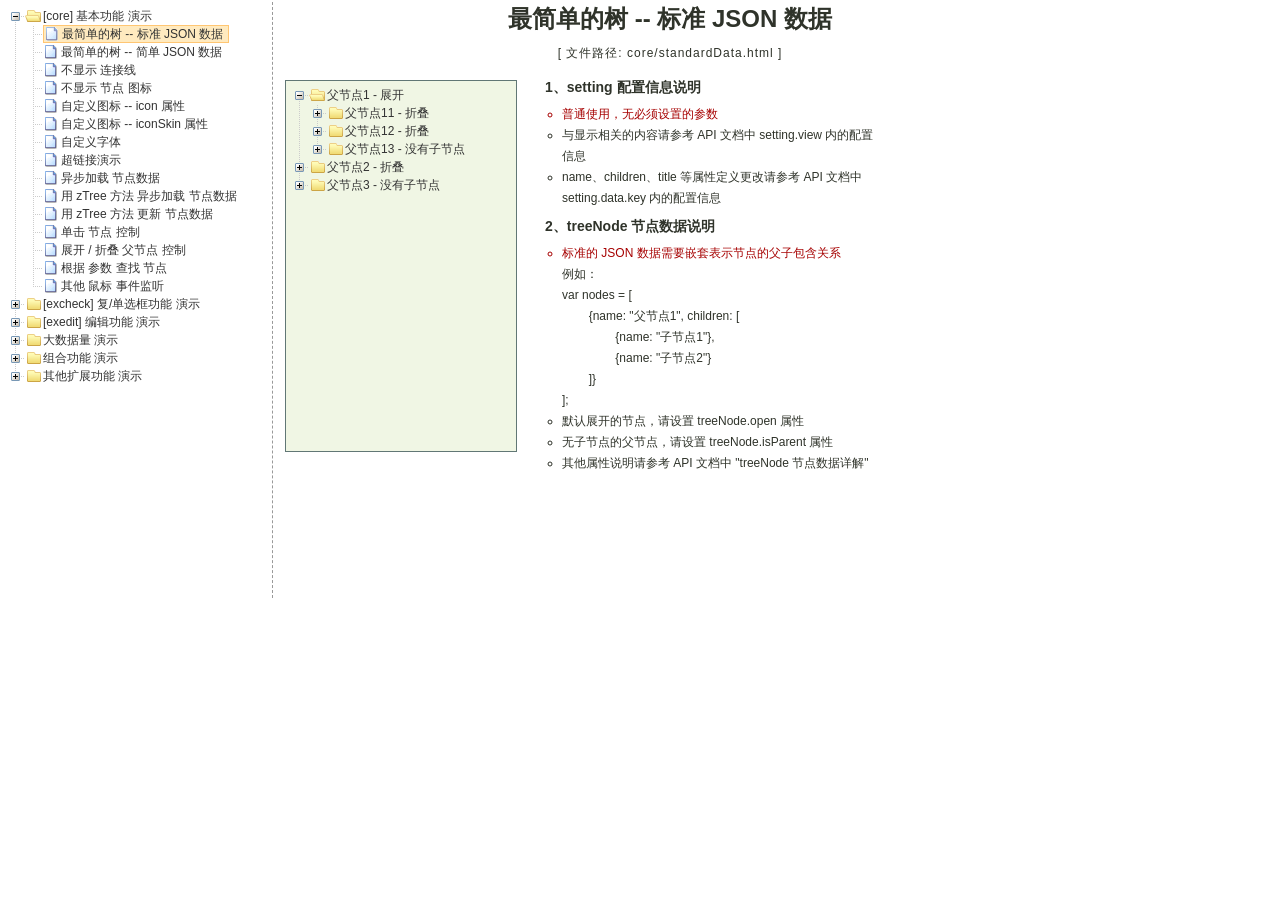
<file: zTree_v3/demo/cn/index.html>
<!DOCTYPE HTML PUBLIC "-//W3C//DTD HTML 4.01//EN" "http://www.w3.org/TR/html4/strict.dtd">
<HTML>
 <HEAD>
  <TITLE> ZTREE DEMO </TITLE>
  <meta http-equiv="content-type" content="text/html; charset=UTF-8">
  <link rel="stylesheet" href="../../css/zTreeStyle/zTreeStyle.css" type="text/css">
  <style>
	body {
	background-color: white;
	margin:0; padding:0;
	text-align: center;
	}
	div, p, table, th, td {
		list-style:none;
		margin:0; padding:0;
		color:#333; font-size:12px;
		font-family:dotum, Verdana, Arial, Helvetica, AppleGothic, sans-serif;
	}
	#testIframe {margin-left: 10px;}
  </style>
<script type="text/javascript" src="../../js/jquery-1.4.4.min.js"></script>
<script type="text/javascript" src="../../js/jquery.ztree.core.js"></script>
  <SCRIPT type="text/javascript" >
	var zTree;
	var demoIframe;

	var setting = {
		view: {
			dblClickExpand: false,
			showLine: true,
			selectedMulti: false
		},
		data: {
			simpleData: {
				enable:true,
				idKey: "id",
				pIdKey: "pId",
				rootPId: ""
			}
		},
		callback: {
			beforeClick: function(treeId, treeNode) {
				var zTree = $.fn.zTree.getZTreeObj("tree");
				if (treeNode.isParent) {
					zTree.expandNode(treeNode);
					return false;
				} else {
					demoIframe.attr("src",treeNode.file + ".html");
					return true;
				}
			}
		}
	};

	var zNodes =[
		{id:1, pId:0, name:"[core] 基本功能 演示", open:true},
		{id:101, pId:1, name:"最简单的树 --  标准 JSON 数据", file:"core/standardData"},
		{id:102, pId:1, name:"最简单的树 --  简单 JSON 数据", file:"core/simpleData"},
		{id:103, pId:1, name:"不显示 连接线", file:"core/noline"},
		{id:104, pId:1, name:"不显示 节点 图标", file:"core/noicon"},
		{id:105, pId:1, name:"自定义图标 --  icon 属性", file:"core/custom_icon"},
		{id:106, pId:1, name:"自定义图标 --  iconSkin 属性", file:"core/custom_iconSkin"},
		{id:107, pId:1, name:"自定义字体", file:"core/custom_font"},
		{id:115, pId:1, name:"超链接演示", file:"core/url"},
		{id:108, pId:1, name:"异步加载 节点数据", file:"core/async"},
		{id:109, pId:1, name:"用 zTree 方法 异步加载 节点数据", file:"core/async_fun"},
		{id:110, pId:1, name:"用 zTree 方法 更新 节点数据", file:"core/update_fun"},
		{id:111, pId:1, name:"单击 节点 控制", file:"core/click"},
		{id:112, pId:1, name:"展开 / 折叠 父节点 控制", file:"core/expand"},
		{id:113, pId:1, name:"根据 参数 查找 节点", file:"core/searchNodes"},
		{id:114, pId:1, name:"其他 鼠标 事件监听", file:"core/otherMouse"},

		{id:2, pId:0, name:"[excheck] 复/单选框功能 演示", open:false},
		{id:201, pId:2, name:"Checkbox 勾选操作", file:"excheck/checkbox"},
		{id:206, pId:2, name:"Checkbox nocheck 演示", file:"excheck/checkbox_nocheck"},
		{id:207, pId:2, name:"Checkbox chkDisabled 演示", file:"excheck/checkbox_chkDisabled"},
		{id:208, pId:2, name:"Checkbox halfCheck 演示", file:"excheck/checkbox_halfCheck"},
		{id:202, pId:2, name:"Checkbox 勾选统计", file:"excheck/checkbox_count"},
		{id:203, pId:2, name:"用 zTree 方法 勾选 Checkbox", file:"excheck/checkbox_fun"},
		{id:204, pId:2, name:"Radio 勾选操作", file:"excheck/radio"},
		{id:209, pId:2, name:"Radio nocheck 演示", file:"excheck/radio_nocheck"},
		{id:210, pId:2, name:"Radio chkDisabled 演示", file:"excheck/radio_chkDisabled"},
		{id:211, pId:2, name:"Radio halfCheck 演示", file:"excheck/radio_halfCheck"},
		{id:205, pId:2, name:"用 zTree 方法 勾选 Radio", file:"excheck/radio_fun"},

		{id:3, pId:0, name:"[exedit] 编辑功能 演示", open:false},
		{id:301, pId:3, name:"拖拽 节点 基本控制", file:"exedit/drag"},
		{id:302, pId:3, name:"拖拽 节点 高级控制", file:"exedit/drag_super"},
		{id:303, pId:3, name:"用 zTree 方法 移动 / 复制 节点", file:"exedit/drag_fun"},
		{id:304, pId:3, name:"基本 增 / 删 / 改 节点", file:"exedit/edit"},
		{id:305, pId:3, name:"高级 增 / 删 / 改 节点", file:"exedit/edit_super"},
		{id:306, pId:3, name:"用 zTree 方法 增 / 删 / 改 节点", file:"exedit/edit_fun"},
		{id:307, pId:3, name:"异步加载 & 编辑功能 共存", file:"exedit/async_edit"},
		{id:308, pId:3, name:"多棵树之间 的 数据交互", file:"exedit/multiTree"},

		{id:4, pId:0, name:"大数据量 演示", open:false},
		{id:401, pId:4, name:"一次性加载大数据量", file:"bigdata/common"},
		{id:402, pId:4, name:"分批异步加载大数据量", file:"bigdata/diy_async"},
		{id:403, pId:4, name:"分批异步加载大数据量", file:"bigdata/page"},

		{id:5, pId:0, name:"组合功能 演示", open:false},
		{id:501, pId:5, name:"冻结根节点", file:"super/oneroot"},
		{id:502, pId:5, name:"单击展开/折叠节点", file:"super/oneclick"},
		{id:503, pId:5, name:"保持展开单一路径", file:"super/singlepath"},
		{id:504, pId:5, name:"添加 自定义控件", file:"super/diydom"},
		{id:505, pId:5, name:"checkbox / radio 共存", file:"super/checkbox_radio"},
		{id:506, pId:5, name:"左侧菜单", file:"super/left_menu"},
		{id:513, pId:5, name:"OutLook 风格", file:"super/left_menuForOutLook"},
		{id:515, pId:5, name:"Awesome 风格", file:"super/awesome"},
		{id:514, pId:5, name:"Metro 风格", file:"super/metro"},
		{id:507, pId:5, name:"下拉菜单", file:"super/select_menu"},
		{id:509, pId:5, name:"带 checkbox 的多选下拉菜单", file:"super/select_menu_checkbox"},
		{id:510, pId:5, name:"带 radio 的单选下拉菜单", file:"super/select_menu_radio"},
		{id:508, pId:5, name:"右键菜单 的 实现", file:"super/rightClickMenu"},
		{id:511, pId:5, name:"与其他 DOM 拖拽互动", file:"super/dragWithOther"},
		{id:512, pId:5, name:"异步加载模式下全部展开", file:"super/asyncForAll"},

		{id:6, pId:0, name:"其他扩展功能 演示", open:false},
		{id:601, pId:6, name:"隐藏普通节点", file:"exhide/common"},
		{id:602, pId:6, name:"配合 checkbox 的隐藏", file:"exhide/checkbox"},
		{id:603, pId:6, name:"配合 radio 的隐藏", file:"exhide/radio"}
	];

	$(document).ready(function(){
		var t = $("#tree");
		t = $.fn.zTree.init(t, setting, zNodes);
		demoIframe = $("#testIframe");
		demoIframe.bind("load", loadReady);
		var zTree = $.fn.zTree.getZTreeObj("tree");
		zTree.selectNode(zTree.getNodeByParam("id", 101));

	});

	function loadReady() {
		var bodyH = demoIframe.contents().find("body").get(0).scrollHeight,
		htmlH = demoIframe.contents().find("html").get(0).scrollHeight,
		maxH = Math.max(bodyH, htmlH), minH = Math.min(bodyH, htmlH),
		h = demoIframe.height() >= maxH ? minH:maxH ;
		if (h < 530) h = 530;
		demoIframe.height(h);
	}

  //-->
  </SCRIPT>
 </HEAD>

<BODY>
<TABLE border=0 height=600px align=left>
	<TR>
		<TD width=260px align=left valign=top style="BORDER-RIGHT: #999999 1px dashed">
			<ul id="tree" class="ztree" style="width:260px; overflow:auto;"></ul>
		</TD>
		<TD width=770px align=left valign=top><IFRAME ID="testIframe" Name="testIframe" FRAMEBORDER=0 SCROLLING=AUTO width=100%  height=600px SRC="core/standardData.html"></IFRAME></TD>
	</TR>
</TABLE>

</BODY>
</HTML>
</file>
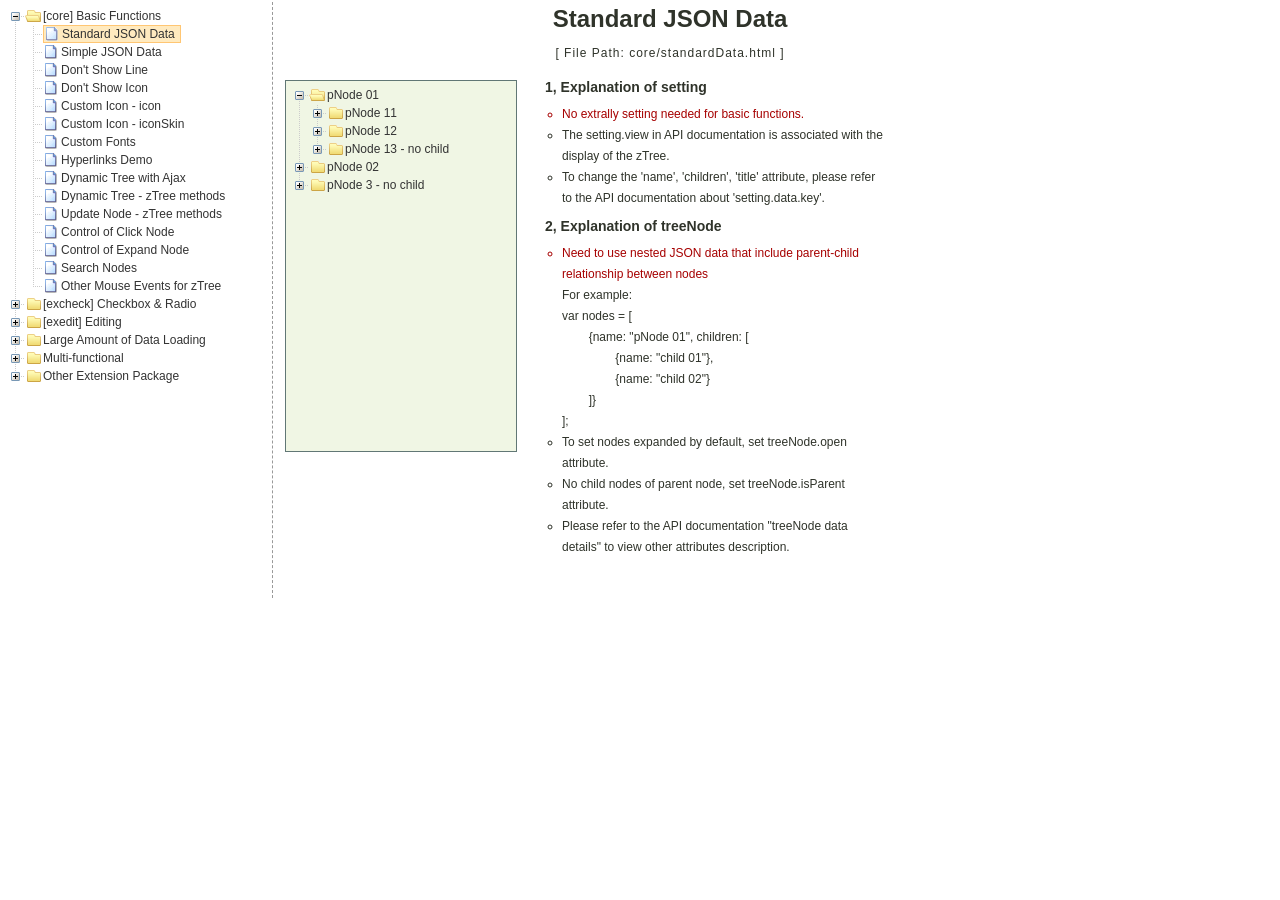
<file: zTree_v3/demo/en/index.html>
<!DOCTYPE HTML PUBLIC "-//W3C//DTD HTML 4.01//EN" "http://www.w3.org/TR/html4/strict.dtd">
<HTML>
 <HEAD>
  <TITLE> ZTREE DEMO </TITLE>
  <meta http-equiv="content-type" content="text/html; charset=UTF-8">
  <link rel="stylesheet" href="../../css/zTreeStyle/zTreeStyle.css" type="text/css">
  <style>
	body {
	background-color: white;
	margin:0; padding:0;
	text-align: center;
	}
	div, p, table, th, td {
		list-style:none; 
		margin:0; padding:0; 
		color:#333; font-size:12px; 
		font-family:dotum, Verdana, Arial, Helvetica, AppleGothic, sans-serif;
	}
	#testIframe {margin-left: 10px;}
  </style>
<script type="text/javascript" src="../../js/jquery-1.4.4.min.js"></script>
<script type="text/javascript" src="../../js/jquery.ztree.core.js"></script>
  <SCRIPT type="text/javascript" >
  <!--
	var zTree;
	var demoIframe;

	var setting = {
		view: {
			dblClickExpand: false,
			showLine: true,
			selectedMulti: false
		},
		data: {
			simpleData: {
				enable:true,
				idKey: "id",
				pIdKey: "pId",
				rootPId: ""
			}
		},
		callback: {
			beforeClick: function(treeId, treeNode) {
				var zTree = $.fn.zTree.getZTreeObj("tree");
				if (treeNode.isParent) {
					zTree.expandNode(treeNode);
					return false;
				} else {
					demoIframe.attr("src",treeNode.file + ".html");
					return true;
				}
			}
		}
	};

	var zNodes = [
		{id:1, pId:0, name:"[core] Basic Functions", open:false},
		{id:101, pId:1, name:"Standard JSON Data", file:"core/standardData"},
		{id:102, pId:1, name:"Simple JSON Data", file:"core/simpleData"},
		{id:103, pId:1, name:"Don't Show Line", file:"core/noline"},
		{id:104, pId:1, name:"Don't Show Icon", file:"core/noicon"},
		{id:105, pId:1, name:"Custom Icon - icon", file:"core/custom_icon"},
		{id:106, pId:1, name:"Custom Icon - iconSkin", file:"core/custom_iconSkin"},
		{id:107, pId:1, name:"Custom Fonts", file:"core/custom_font"},
		{id:115, pId:1, name:"Hyperlinks Demo", file:"core/url"},
		{id:108, pId:1, name:"Dynamic Tree with Ajax", file:"core/async"},
		{id:109, pId:1, name:"Dynamic Tree - zTree methods", file:"core/async_fun"},
		{id:110, pId:1, name:"Update Node - zTree methods", file:"core/update_fun"},
		{id:111, pId:1, name:"Control of Click Node", file:"core/click"},
		{id:112, pId:1, name:"Control of Expand Node", file:"core/expand"},
		{id:113, pId:1, name:"Search Nodes", file:"core/searchNodes"},
		{id:114, pId:1, name:"Other Mouse Events for zTree", file:"core/otherMouse"},

		{id:2, pId:0, name:"[excheck] Checkbox & Radio", open:false},
		{id:201, pId:2, name:"Checkbox Operation", file:"excheck/checkbox"},
		{id:206, pId:2, name:"Checkbox nocheck Demo", file:"excheck/checkbox_nocheck"},
		{id:207, pId:2, name:"Checkbox chkDisabled Demo", file:"excheck/checkbox_chkDisabled"},
		{id:208, pId:2, name:"Checkbox halfCheck Demo", file:"excheck/checkbox_halfCheck"},
		{id:202, pId:2, name:"Statistics Checkbox is Checked", file:"excheck/checkbox_count"},
		{id:203, pId:2, name:"Checkbox - zTree methods", file:"excheck/checkbox_fun"},
		{id:204, pId:2, name:"Radio Operation", file:"excheck/radio"},
		{id:209, pId:2, name:"Radio nocheck Demo", file:"excheck/radio_nocheck"},
		{id:210, pId:2, name:"Radio chkDisabled Demo", file:"excheck/radio_chkDisabled"},
		{id:211, pId:2, name:"Radio halfCheck Demo", file:"excheck/radio_halfCheck"},
		{id:205, pId:2, name:"Radio - zTree methods", file:"excheck/radio_fun"},

		{id:3, pId:0, name:"[exedit] Editing", open:false},
		{id:301, pId:3, name:"Normal Drag Node Operation", file:"exedit/drag"},
		{id:302, pId:3, name:"Advanced Drag Node Operation", file:"exedit/drag_super"},
		{id:303, pId:3, name:"Move / Copy - zTree methods", file:"exedit/drag_fun"},
		{id:304, pId:3, name:"Basic Edit Nodes", file:"exedit/edit"},
		{id:305, pId:3, name:"Advanced Edit Nodes", file:"exedit/edit_super"},
		{id:306, pId:3, name:"Edit Nodes - zTree methods", file:"exedit/edit_fun"},
		{id:307, pId:3, name:"Editing Dynamic Tree", file:"exedit/async_edit"},
		{id:308, pId:3, name:"Multiple Trees", file:"exedit/multiTree"},

		{id:4, pId:0, name:"Large Amount of Data Loading", open:false},
		{id:401, pId:4, name:"One-time Large Data Loading", file:"bigdata/common"},
		{id:402, pId:4, name:"Loading Data in Batches", file:"bigdata/diy_async"},
		{id:403, pId:4, name:"Loading Data By Pagination", file:"bigdata/page"},

		{id:5, pId:0, name:"Multi-functional", open:false},
		{id:501, pId:5, name:"Freeze the Root Node", file:"super/oneroot"},
		{id:502, pId:5, name:"Click to Expand Node", file:"super/oneclick"},
		{id:503, pId:5, name:"Keep Single Path", file:"super/singlepath"},
		{id:504, pId:5, name:"Adding Custom DOM", file:"super/diydom"},
		{id:505, pId:5, name:"Checkbox / Radio Coexistence", file:"super/checkbox_radio"},
		{id:506, pId:5, name:"Left Menu", file:"super/left_menu"},
		{id:513, pId:5, name:"OutLook Style", file:"super/left_menuForOutLook"},
        {id:515, pId:5, name:"Awesome Style", file:"super/awesome"},
        {id:514, pId:5, name:"Metro Style", file:"super/metro"},
		{id:507, pId:5, name:"Drop-down Menu", file:"super/select_menu"},
		{id:509, pId:5, name:"Drop-down Menu with checkbox", file:"super/select_menu_checkbox"},
		{id:510, pId:5, name:"Drop-down Menu with radio", file:"super/select_menu_radio"},
		{id:508, pId:5, name:"Right-click Menu", file:"super/rightClickMenu"},
		{id:511, pId:5, name:"Drag With Other DOMs", file:"super/dragWithOther"},
		{id:512, pId:5, name:"Expand All Nodes with Async", file:"super/asyncForAll"},

		{id:6, pId:0, name:"Other Extension Package", open:false},
		{id:601, pId:6, name:"hide ordinary node", file:"exhide/common"},
		{id:602, pId:6, name:"hide with checkbox mode", file:"exhide/checkbox"},
		{id:603, pId:6, name:"hide with radio mode", file:"exhide/radio"}
	];

	$(document).ready(function(){
		var t = $("#tree");
		t = $.fn.zTree.init(t, setting, zNodes);
		demoIframe = $("#testIframe");
		demoIframe.bind("load", loadReady);
		var zTree = $.fn.zTree.getZTreeObj("tree");
		zTree.selectNode(zTree.getNodeByParam("id", 101));
	
	});

	function loadReady() {
		var bodyH = demoIframe.contents().find("body").get(0).scrollHeight,
		htmlH = demoIframe.contents().find("html").get(0).scrollHeight,
		maxH = Math.max(bodyH, htmlH), minH = Math.min(bodyH, htmlH),
		h = demoIframe.height() >= maxH ? minH:maxH ;
		if (h < 530) h = 530;
		demoIframe.height(h);
	}

  //-->
  </SCRIPT>
 </HEAD>

<BODY>
<TABLE border=0 height=600px align=left>
	<TR>
		<TD width=260px align=left valign=top style="BORDER-RIGHT: #999999 1px dashed">
			<ul id="tree" class="ztree" style="width:260px; overflow:auto;"></ul>
		</TD>
		<TD width=770px align=left valign=top><IFRAME ID="testIframe" Name="testIframe" FRAMEBORDER=0 SCROLLING=AUTO width=100%  height=600px SRC="core/standardData.html"></IFRAME></TD>
	</TR>
</TABLE>

 </BODY>
</HTML>
</file>
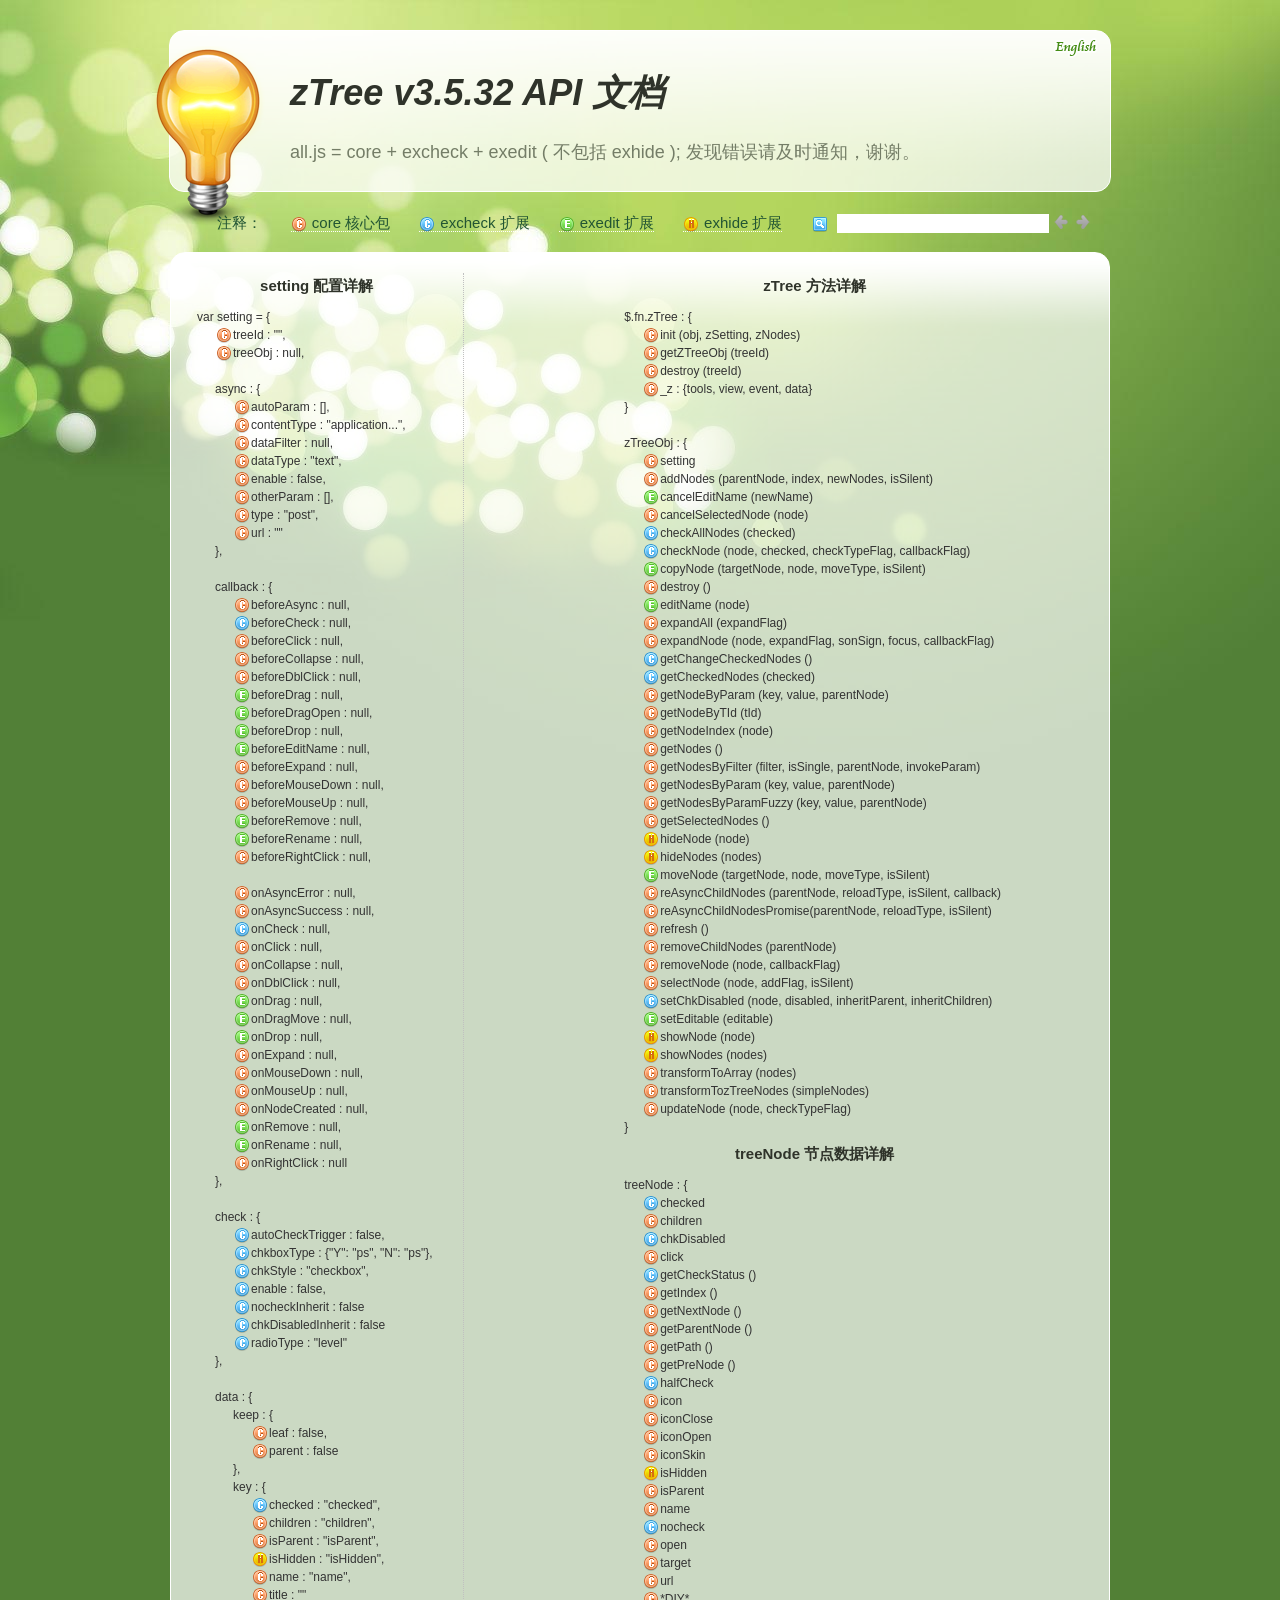
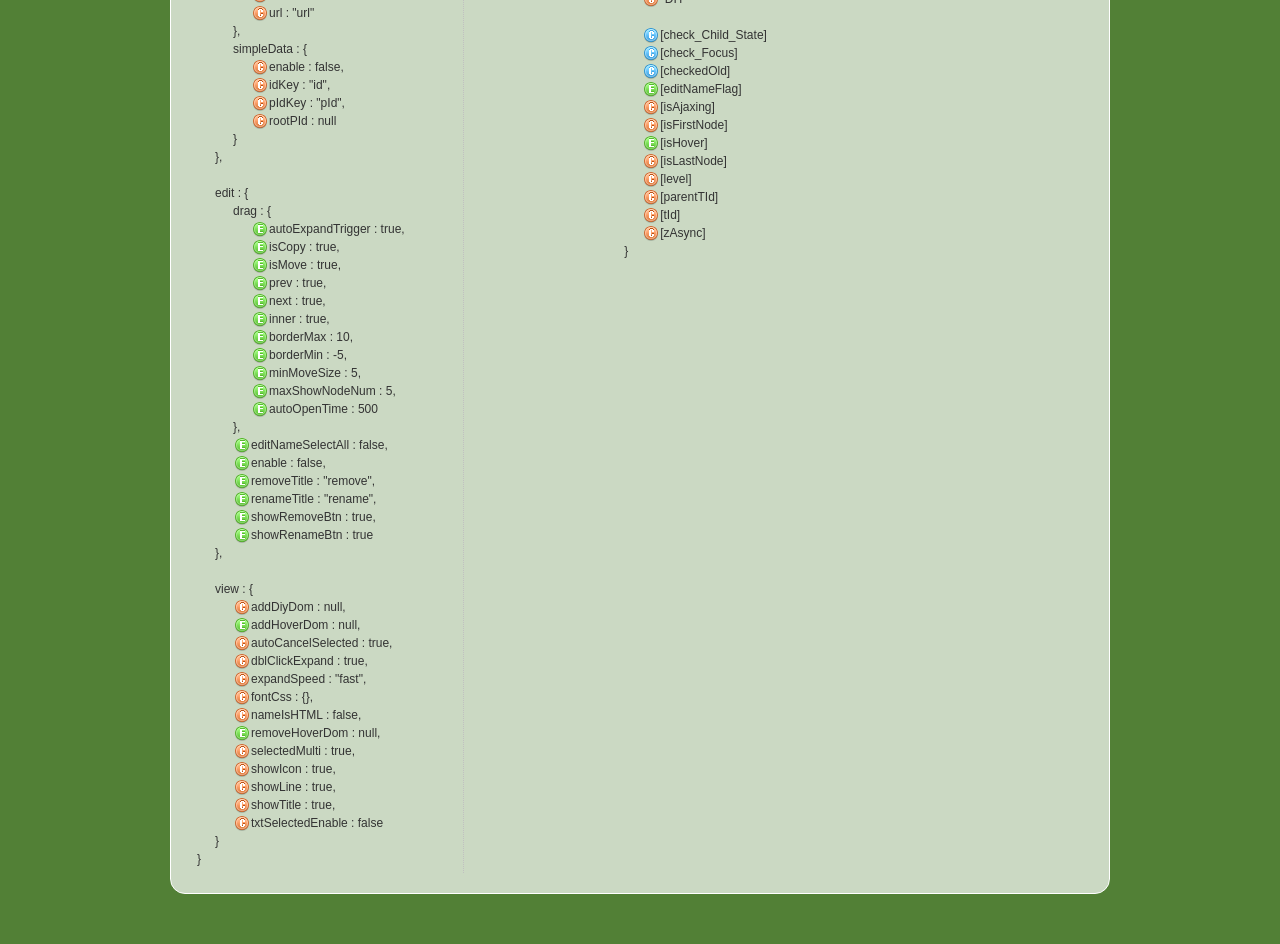
<file: zTree_v3/api/API_cn.html>
<!DOCTYPE html>
<html>
	<head>
		<meta http-equiv="Content-Type" content="text/html; charset=UTF-8">
		<title>API 文档 [zTree --  jQuery 树插件]</title>
		<link rel="stylesheet" href="apiCss/common.css" type="text/css">
		<link rel='stylesheet' href='apiCss/zTreeStyleForApi.css' type='text/css'>
		<script type="text/javascript">
			var ie = (function(){
				var undef,
				v = 3,
				div = document.createElement('div'),
				all = div.getElementsByTagName('i');
				while (
				div.innerHTML = '<!--[if gt IE ' + (++v) + ']><i></i><![endif]-->',
				all[0]
			);
				return v > 4 ? v : undef;
			}()), ie6 = (ie === 6),
			path = window.location.pathname.replace(/.*\/([^\/\.]*)\..*/g,"$1"),
			langLib = [];
			ie = ie<9;
			if(ie) {
				document.write('<link rel="stylesheet" href="apiCss/common_ie6.css" type="text/css">');
			}
			var lang = "cn",
			ajaxMsg = "如果你使用的是 Chrome 浏览器，那么请把 API 文档发布到 web 服务目录下访问。\n\n（Chrome 浏览器不支持本地 ajax 访问, 即：file://）";

		</script>
	</head>
	<body>
		<div id="header_wrap" class="header_wrap" style="padding-top: 30px;">
			<div id="header" class="header round">
				<div class="light-bulb" alt=""></div>
				<div class="ieSuggest">浏览本网站建议您使用 Chrome、FireFox、Opera、IE9 等浏览器（只要不是 IE6 7 8 就行）, 速度会更快，画面会更炫！</div>
				<div class="google_plus"><g:plusone></g:plusone></div>
				<div class="header-text">
					<h1><em>zTree v3.5.32 API 文档</em></h1><p></p>
					<p>all.js = core + excheck + exedit ( 不包括 exhide ); 发现错误请及时通知，谢谢。</p>
				</div>
				<ul class="shortcuts language" style="top:0;">
					<li><a href="API_en.html" onclick="window.location.href='API_en.html'"><button class="ico en" title="英文版" type="button"></button><span class=""></span></a></li>
				</ul>
			</div>
		</div>
		<div id="content_wrap" class="content_wrap">
			<div id="content" class="content">
				<div class="nav_section">
					<ul>
						<li class="first">注释：</li>
						<li><button class="ico16 z_core" onfocus="this.blur();"></button><span>core 核心包</span></li>
						<li><button class="ico16 z_check" onfocus="this.blur();"></button><span>excheck 扩展</span></li>
						<li><button class="ico16 z_edit" onfocus="this.blur();"></button><span>exedit 扩展</span></li>
						<li><button class="ico16 z_hide" onfocus="this.blur();"></button><span>exhide 扩展</span></li>
						<li class="noline">
							<button class="ico16 z_search" onfocus="this.blur();" title="Enter 以及 左、右键可以快速定位查找结果"></button>
							<input type="text" class="searchKey search empty" value=""><input type="text" class="searchResult search" value="">
							<button class="ico16 searchPrev disabled" onfocus="this.blur();" title="Enter 以及 左、右键可以快速定位查找结果"></button><button class="ico16 searchNext disabled" onfocus="this.blur();" title="Enter 以及 左、右键可以快速定位查找结果"></button>
						</li>
					</ul>
				</div>

				<div id="contentBox" class="contentBox round clearfix">
					<div id="apiContent" class="apiContent">
						<div id="api_setting" class="api_setting left">
							<ul class="api_content_title"><li>setting 配置详解</li></ul>
							<ul id="settingTree" class="ztree"></ul>
						</div>
						<div id="api_function" class="api_function right">
							<ul class="api_content_title"><li>zTree 方法详解</li></ul>
							<ul id="functionTree" class="ztree"></ul>
							<ul class="api_content_title"><li>treeNode 节点数据详解</li></ul>
							<ul id="treenodeTree" class="ztree"></ul>
						</div>
					</div>
				</div>
				<div class="clear"></div>
			</div>
		</div>

		<!-- overlayed -->
		<div id="overlayDiv" class="baby_overlay">
			<div id="overlayContent" class="content round clearfix">
				<div class="overlaySearch">
					<button class="ico16 z_search" onfocus="this.blur();" title="Enter 以及 左、右键可以快速定位查找结果"></button>
					<input type="text" class="searchKey search empty" value=""><input type="text" class="searchResult search" value="">
					<button class="ico16 searchPrev disabled" onfocus="this.blur();" title="Enter 以及 左、右键可以快速定位查找结果"></button><button class="ico16 searchNext disabled" onfocus="this.blur();" title="Enter 以及 左、右键可以快速定位查找结果"></button>
				</div>
				<a id="overlayDivCloseBtn" class="close"></a>
				<div id="overlayDetailDiv" class="details"></div>
			</div>
			<div id="overlayDivArrow" class="baby_overlay_arrow"></div>
		</div>
		<script type="text/javascript" src="apiCss/jquery-1.6.2.min.js"></script>
		<script type='text/javascript' src='apiCss/jquery.ztree.core.js'></script>
		<script type='text/javascript' src='apiCss/api.js'></script>
		<script type="text/javascript">
			$(document).ready(function(){
				apiContent._init();
			});
		</script>
	</body>
</html>
</file>
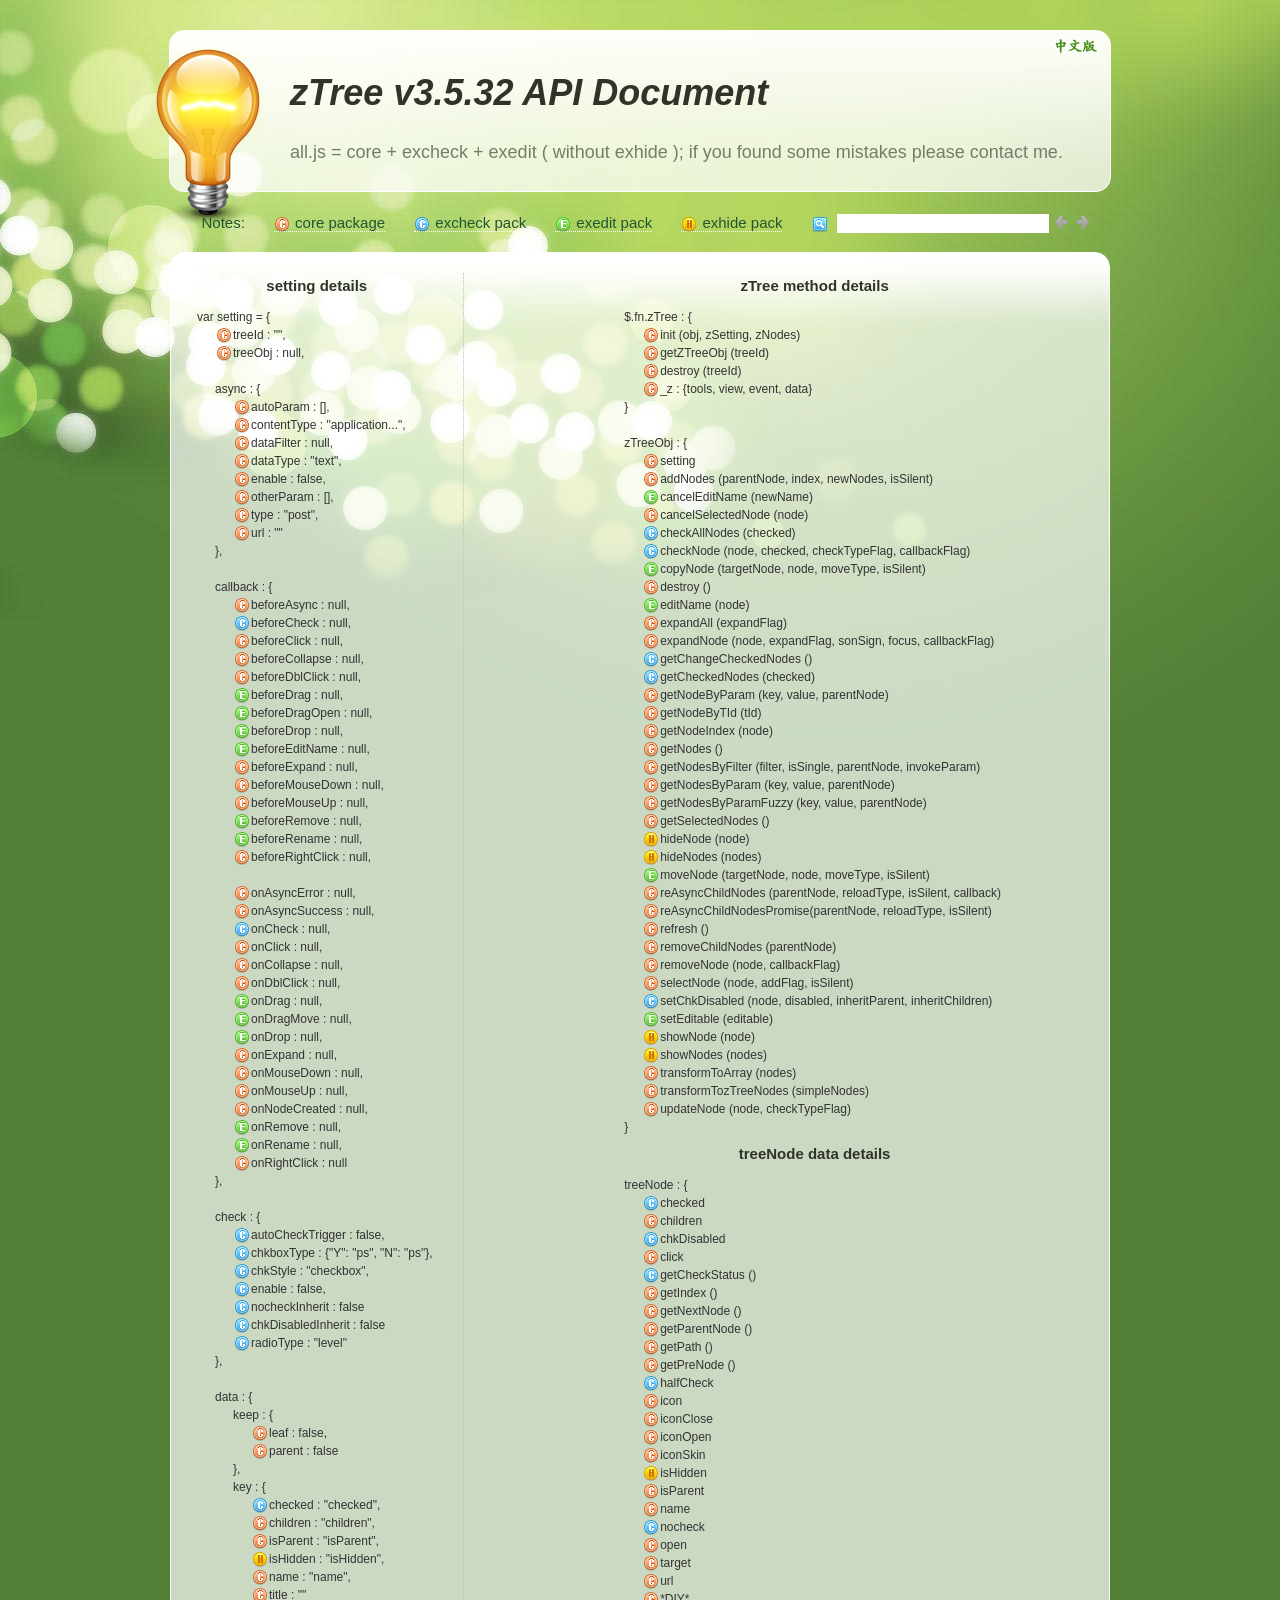
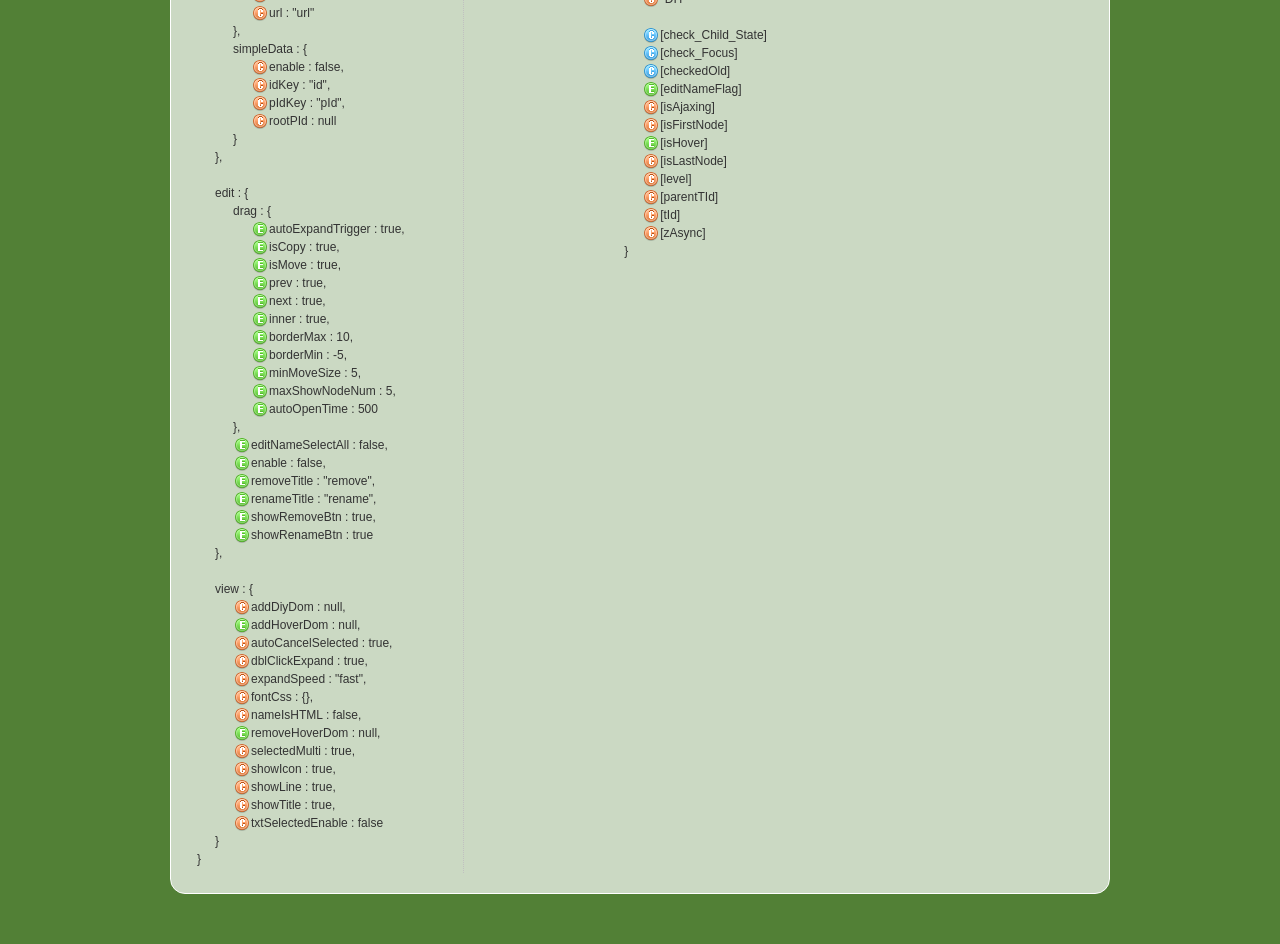
<file: zTree_v3/api/API_en.html>
<!DOCTYPE html>
<html>
	<head>
		<meta http-equiv="Content-Type" content="text/html; charset=UTF-8">
		<title>API Document [zTree -- jQuery tree plug-ins.]</title>
		<link rel="stylesheet" href="apiCss/common.css" type="text/css">
		<link rel='stylesheet' href='apiCss/zTreeStyleForApi.css' type='text/css'>
		<script type="text/javascript">
			var ie = (function(){
				var undef,
				v = 3,
				div = document.createElement('div'),
				all = div.getElementsByTagName('i');
				while (
				div.innerHTML = '<!--[if gt IE ' + (++v) + ']><i></i><![endif]-->',
				all[0]
			);
				return v > 4 ? v : undef;
			}()), ie6 = (ie === 6),
			path = window.location.pathname.replace(/.*\/([^\/\.]*)\..*/g,"$1"),
			langLib = [];
			ie = ie<9;
			if(ie) {
				document.write('<link rel="stylesheet" href="apiCss/common_ie6.css" type="text/css">');
			}
			var lang = "en",
			ajaxMsg = "If you use chrome browser, please copy the API files to local webserver. \n\n( because chrome browser can't allow AJAX access to 'file://' )";
		</script>
	</head>
	<body>
		<div id="header_wrap" class="header_wrap" style="padding-top: 30px;">
			<div id="header" class="header round">
				<div class="light-bulb" alt=""></div>
				<div class="ieSuggest">If you use the Chrome / FireFox / Opera / IE9 browser will be even more dazzling effect!</div>
				<div class="google_plus"><g:plusone></g:plusone></div>
				<div class="header-text">
					<h1><em>zTree v3.5.32 API Document</em></h1><p></p>
					<p>all.js = core + excheck + exedit ( without exhide ); if you found some mistakes please contact me.</p>
				</div>
				<ul class="shortcuts language" style="top:0;">
					<li><a href="API_cn.html" onclick="window.location.href='API_cn.html'"><button class="ico cn" title="Chinese" type="button"></button><span class=""></span></a></li>
				</ul>
			</div>
		</div>
		<div id="content_wrap" class="content_wrap">
			<div id="content" class="content">
				<div class="nav_section">
					<ul>
						<li class="first">Notes: </li>
						<li><button class="ico16 z_core" onfocus="this.blur();"></button><span>core package</span></li>
						<li><button class="ico16 z_check" onfocus="this.blur();"></button><span>excheck pack</span></li>
						<li><button class="ico16 z_edit" onfocus="this.blur();"></button><span>exedit pack</span></li>
						<li><button class="ico16 z_hide" onfocus="this.blur();"></button><span>exhide pack</span></li>
						<li class="noline">
							<button class="ico16 z_search" onfocus="this.blur();" title="'Enter', 'left' and 'right' key can locate the search results quickly."></button>
							<input type="text" class="searchKey search empty" value=""><input type="text" class="searchResult search" value="">
							<button class="ico16 searchPrev disabled" onfocus="this.blur();" title="'Enter', 'left' and 'right' key can locate the search results quickly."></button><button class="ico16 searchNext disabled" onfocus="this.blur();" title="'Enter', 'left' and 'right' key can locate the search results quickly."></button>
						</li>
					</ul>
				</div>

				<div id="contentBox" class="contentBox round clearfix">
					<div id="apiContent" class="apiContent">
						<div id="api_setting" class="api_setting left">
							<ul class="api_content_title"><li>setting details</li></ul>
							<ul id="settingTree" class="ztree"></ul>
						</div>
						<div id="api_function" class="api_function right">
							<ul class="api_content_title"><li>zTree method details</li></ul>
							<ul id="functionTree" class="ztree"></ul>
							<ul class="api_content_title"><li>treeNode data details</li></ul>
							<ul id="treenodeTree" class="ztree"></ul>
						</div>
					</div>
				</div>
				<div class="clear"></div>
			</div>
		</div>

		<!-- overlayed -->
		<div id="overlayDiv" class="baby_overlay">
			<div id="overlayContent" class="content round clearfix">
				<div class="overlaySearch">
					<button class="ico16 z_search" onfocus="this.blur();" title="'Enter', 'left' and 'right' key can locate the search results quickly."></button>
					<input type="text" class="searchKey search empty" value=""><input type="text" class="searchResult search" value="">
					<button class="ico16 searchPrev disabled" onfocus="this.blur();" title="'Enter', 'left' and 'right' key can locate the search results quickly."></button><button class="ico16 searchNext disabled" onfocus="this.blur();" title="'Enter', 'left' and 'right' key can locate the search results quickly."></button>
				</div>
				<a id="overlayDivCloseBtn" class="close"></a>
				<div id="overlayDetailDiv" class="details"></div>
			</div>
			<div id="overlayDivArrow" class="baby_overlay_arrow"></div>
		</div>
		<script type="text/javascript" src="apiCss/jquery-1.6.2.min.js"></script>
		<script type='text/javascript' src='apiCss/jquery.ztree.core.js'></script>
		<script type='text/javascript' src='apiCss/api.js'></script>
		<script type="text/javascript">
			$(document).ready(function(){
				apiContent._init();
			});
		</script>
	</body>
</html>
</file>
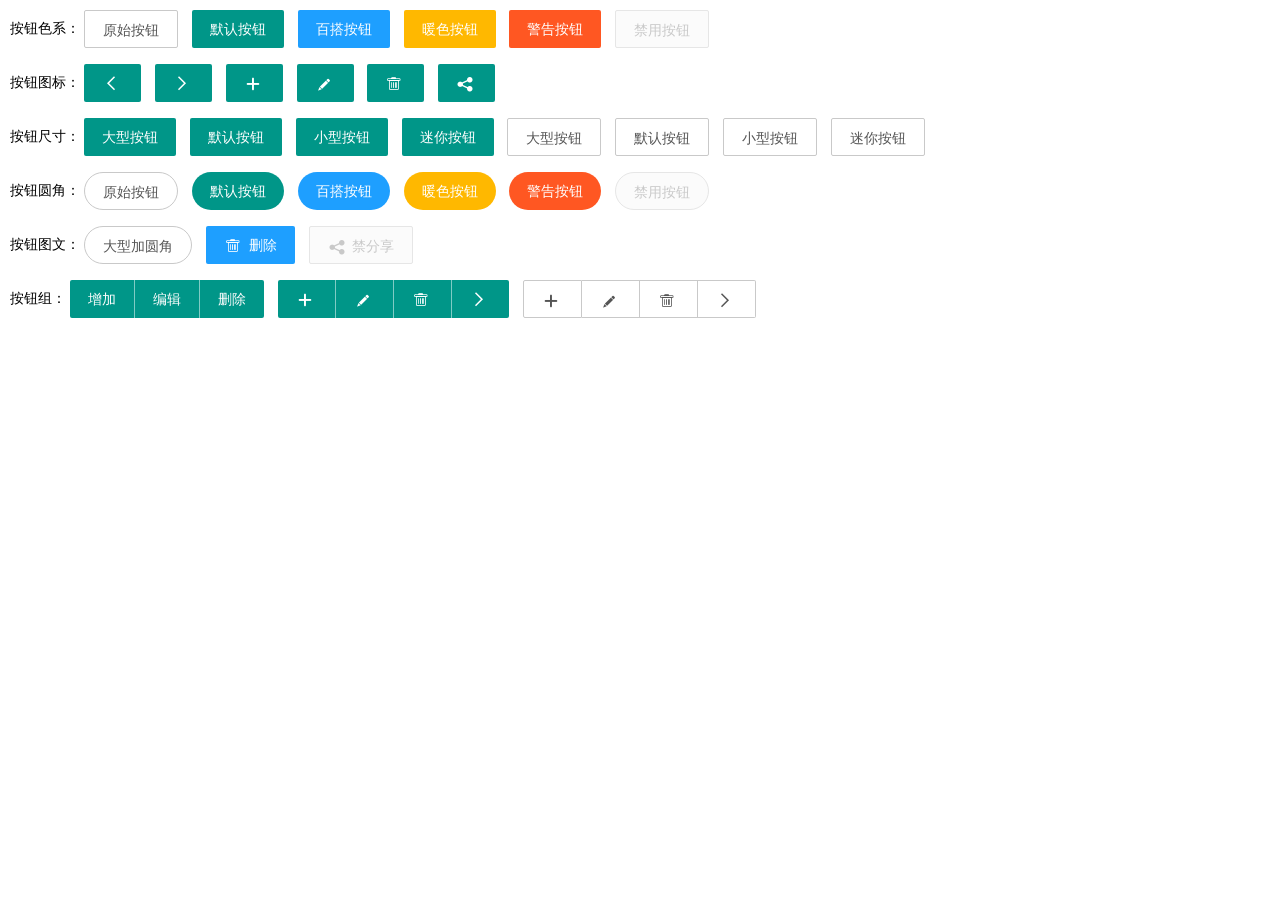
<file: allcode/layui/examples/button.html>
<!DOCTYPE html>
<html>
<head>
  <meta charset="utf-8">
  <title>按钮 - layui</title>
  <meta name="renderer" content="webkit">
  <meta http-equiv="X-UA-Compatible" content="IE=edge,chrome=1">
  <meta name="viewport" content="width=device-width, initial-scale=1, maximum-scale=1">
  <meta name="apple-mobile-web-app-status-bar-style" content="black"> 
  <meta name="apple-mobile-web-app-capable" content="yes">
  <meta name="format-detection" content="telephone=no">

  <link rel="stylesheet" href="../src/css/layui.css">

<style>
body{padding: 10px;}
</style>
</head>
<body>


<span>按钮色系：</span>

<a href="" class="layui-btn layui-btn-primary">原始按钮</a>
<a href="" class="layui-btn">默认按钮</a>
<button class="layui-btn layui-btn-normal">百搭按钮</button>
<button class="layui-btn layui-btn-warm">暖色按钮</button>
<button class="layui-btn layui-btn-danger">警告按钮</button>
<button class="layui-btn layui-btn-disabled">禁用按钮</button>

<br><br>

<span>按钮图标：</span>

<button class="layui-btn"><i class="layui-icon">&#xe603;</i></button>
<button class="layui-btn"><i class="layui-icon">&#xe602;</i></button>
<button class="layui-btn"><i class="layui-icon">&#xe654;</i></button>
<button class="layui-btn"><i class="layui-icon">&#xe642;</i></button>
<button class="layui-btn"><i class="layui-icon">&#xe640;</i></button>
<button class="layui-btn"><i class="layui-icon">&#xe641;</i></button>


<br><br>

<span>按钮尺寸：</span>


<button class="layui-btn layui-btn-big">大型按钮</button>
<button class="layui-btn">默认按钮</button>
<button class="layui-btn layui-btn-small">小型按钮</button>
<button class="layui-btn layui-btn-mini">迷你按钮</button>
<button class="layui-btn layui-btn-primary layui-btn-big">大型按钮</button>
<button class="layui-btn layui-btn-primary">默认按钮</button>
<button class="layui-btn layui-btn-primary layui-btn-small">小型按钮</button>
<button class="layui-btn layui-btn-primary layui-btn-mini">迷你按钮</button>

<br><br>

<span>按钮圆角：</span>

<button class="layui-btn layui-btn-primary layui-btn-radius">原始按钮</button>
<button class="layui-btn layui-btn-radius">默认按钮</button>
<button class="layui-btn layui-btn-normal layui-btn-radius">百搭按钮</button>
<button class="layui-btn layui-btn-warm layui-btn-radius">暖色按钮</button>
<button class="layui-btn layui-btn-danger layui-btn-radius">警告按钮</button>
<button class="layui-btn layui-btn-disabled layui-btn-radius">禁用按钮</button>

<br><br>

<span>按钮图文：</span>

<button class="layui-btn layui-btn-big layui-btn-primary layui-btn-radius">大型加圆角</button>
<button class="layui-btn layui-btn-small layui-btn-normal"><i class="layui-icon">&#xe640;</i> 删除</button>
<button class="layui-btn layui-btn-mini layui-btn-disabled"><i class="layui-icon">&#xe641;</i> 禁分享</button>

<br><br>

<span>按钮组：</span>

<div class="layui-btn-group">
  <button class="layui-btn">增加</button>
  <button class="layui-btn ">编辑</button>
  <button class="layui-btn">删除</button>
</div>

<div class="layui-btn-group">
  <button class="layui-btn layui-btn-small"><i class="layui-icon">&#xe654;</i></button>
  <button class="layui-btn layui-btn-small"><i class="layui-icon">&#xe642;</i></button>
  <button class="layui-btn layui-btn-small"><i class="layui-icon">&#xe640;</i></button>
  <button class="layui-btn layui-btn-small"><i class="layui-icon">&#xe602;</i></button>
</div>

<div class="layui-btn-group">
  <button class="layui-btn layui-btn-primary layui-btn-small"><i class="layui-icon">&#xe654;</i></button>
  <button class="layui-btn layui-btn-primary layui-btn-small"><i class="layui-icon">&#xe642;</i></button>
  <button class="layui-btn layui-btn-primary layui-btn-small"><i class="layui-icon">&#xe640;</i></button>
  <button class="layui-btn layui-btn-primary layui-btn-small"><i class="layui-icon">&#xe602;</i></button>
</div>

<br><br><br>


<script src="../src/layui.js"></script>

<script>

</script>
</body>
</html>
</file>
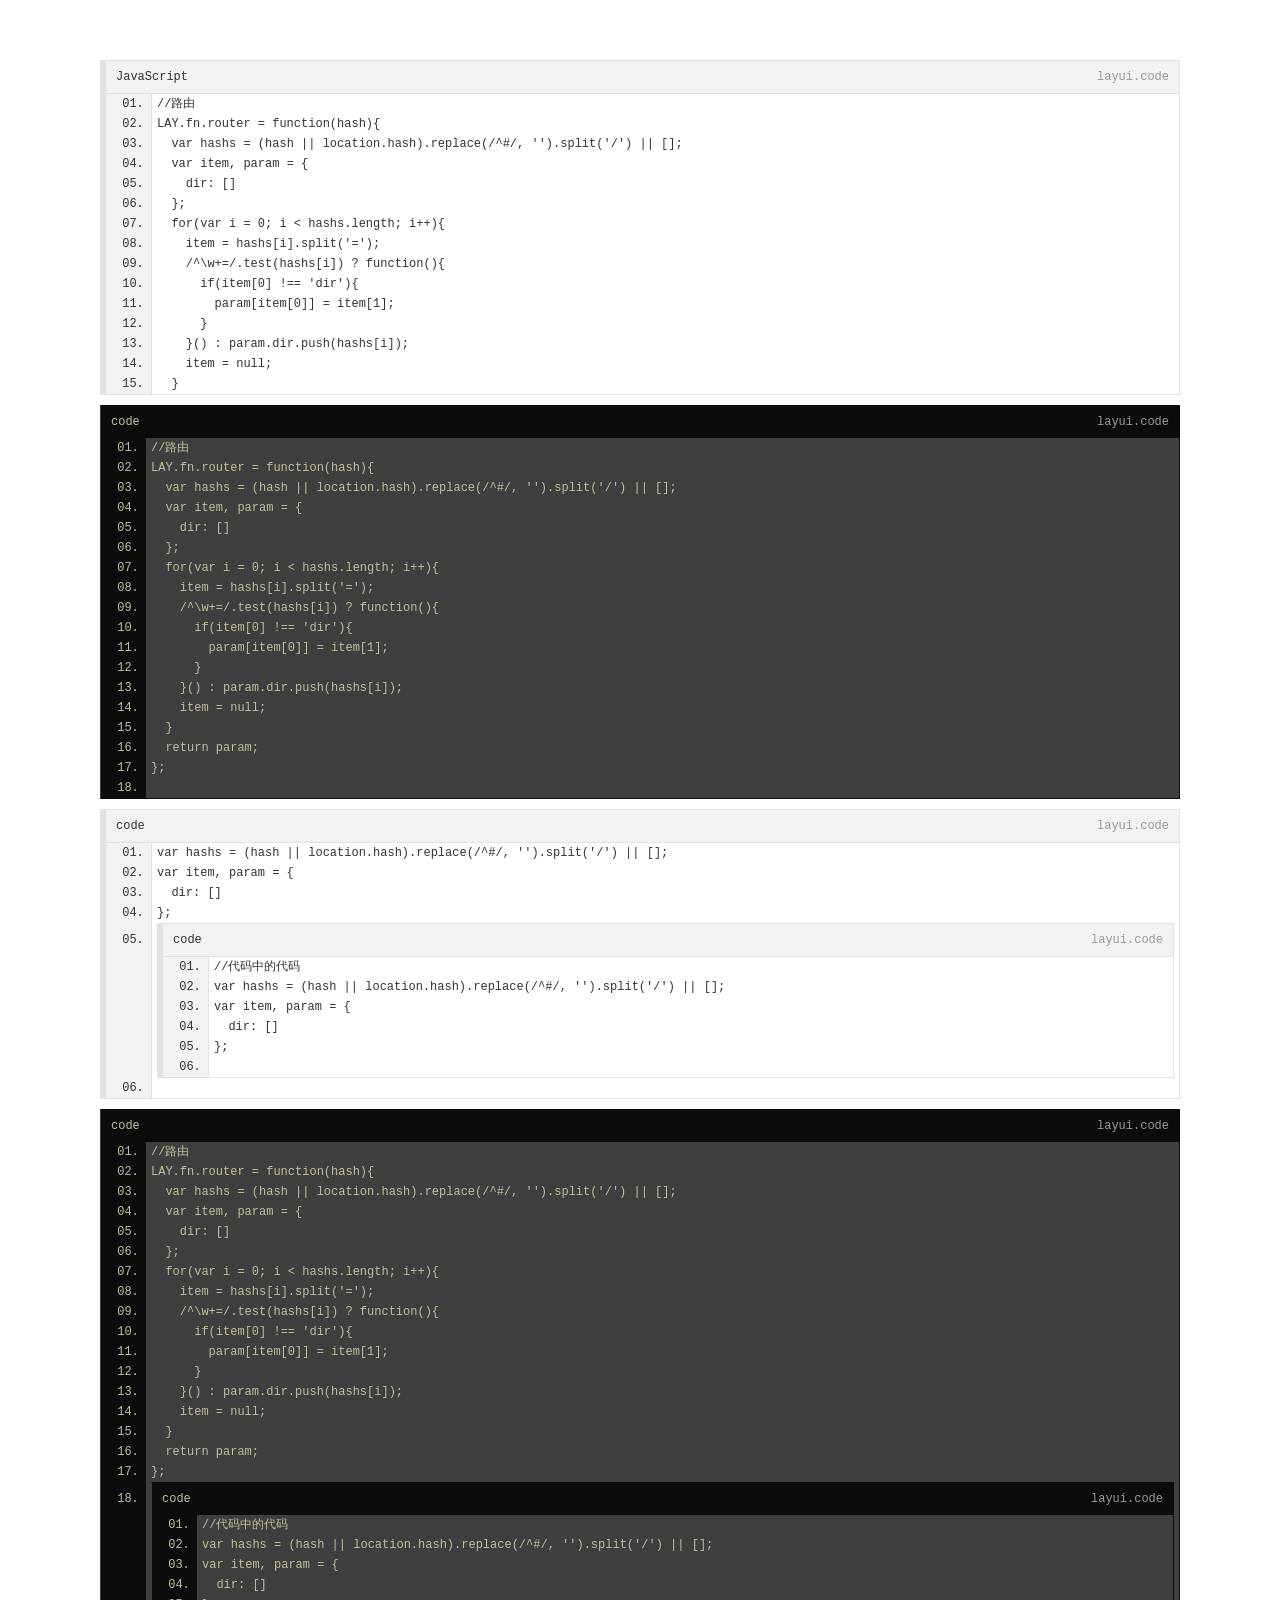
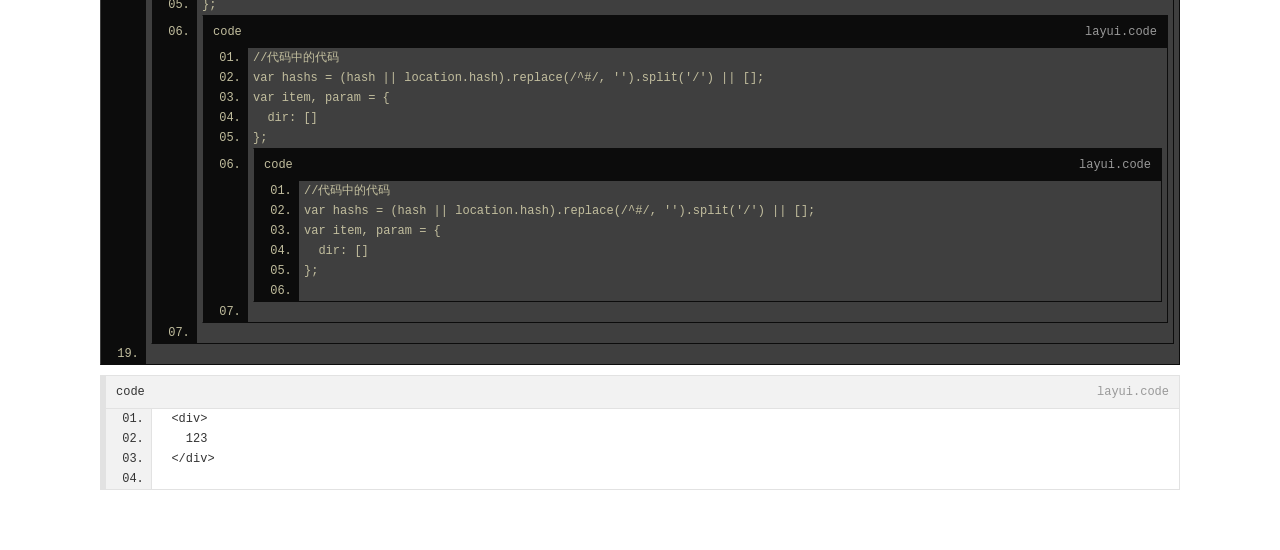
<file: allcode/layui/examples/code.html>
<!DOCTYPE html>
<html>
<head>
<meta charset="utf-8">
<meta name="viewport" content="width=device-width, initial-scale=1, maximum-scale=1">
<title>代码修饰器 - layui</title>

<link rel="stylesheet" href="../src/css/layui.css">

<style>
body{padding: 50px 100px;}
pre{margin-bottom: 20px;}
</style>
</head>
<body>

<pre class="layui-code" lay-title="JavaScript" lay-height="300px">
//路由
LAY.fn.router = function(hash){
  var hashs = (hash || location.hash).replace(/^#/, '').split('/') || [];
  var item, param = {
    dir: []
  };
  for(var i = 0; i < hashs.length; i++){
    item = hashs[i].split('=');
    /^\w+=/.test(hashs[i]) ? function(){
      if(item[0] !== 'dir'){
        param[item[0]] = item[1];
      }
    }() : param.dir.push(hashs[i]);
    item = null;
  }
  return param;
};
</pre>

<pre class="layui-code" lay-skin="notepad">
//路由
LAY.fn.router = function(hash){
  var hashs = (hash || location.hash).replace(/^#/, '').split('/') || [];
  var item, param = {
    dir: []
  };
  for(var i = 0; i < hashs.length; i++){
    item = hashs[i].split('=');
    /^\w+=/.test(hashs[i]) ? function(){
      if(item[0] !== 'dir'){
        param[item[0]] = item[1];
      }
    }() : param.dir.push(hashs[i]);
    item = null;
  }
  return param;
};
</pre>

<pre class="layui-code">
var hashs = (hash || location.hash).replace(/^#/, '').split('/') || [];
var item, param = {
  dir: []
};
<pre class="layui-code">
//代码中的代码
var hashs = (hash || location.hash).replace(/^#/, '').split('/') || [];
var item, param = {
  dir: []
};
</pre>
</pre>

<pre class="layui-code" lay-skin="notepad">
//路由
LAY.fn.router = function(hash){
  var hashs = (hash || location.hash).replace(/^#/, '').split('/') || [];
  var item, param = {
    dir: []
  };
  for(var i = 0; i < hashs.length; i++){
    item = hashs[i].split('=');
    /^\w+=/.test(hashs[i]) ? function(){
      if(item[0] !== 'dir'){
        param[item[0]] = item[1];
      }
    }() : param.dir.push(hashs[i]);
    item = null;
  }
  return param;
};
<pre class="layui-code" lay-skin="notepad">
//代码中的代码
var hashs = (hash || location.hash).replace(/^#/, '').split('/') || [];
var item, param = {
  dir: []
};
<pre class="layui-code" lay-skin="notepad">
//代码中的代码
var hashs = (hash || location.hash).replace(/^#/, '').split('/') || [];
var item, param = {
  dir: []
};
<pre class="layui-code" lay-skin="notepad">
//代码中的代码
var hashs = (hash || location.hash).replace(/^#/, '').split('/') || [];
var item, param = {
  dir: []
};
</pre>
</pre>
</pre>
</pre>


<pre class="layui-code" lay-encode="true">
  <div>
    123
  </div>
</pre>


<script src="../src/layui.js"></script>
<script>

layui.use('code', function(){
  layui.code();
});

</script>
</body>
</html>
</file>
<file: zTree_v3/api/apiCss/common.css>
/* Resets */
html, body, div, span, applet, object, iframe, h1, h2, h3, h4, h5, h6, p, blockquote, pre, a, abbr, acronym, address, big, cite, code, del, dfn, em, font, img, ins, kbd, q, s, samp, small, strike, strong, sub, sup, tt, var, dl, dt, dd, ol, ul, li, fieldset, form, label, legend, table, caption, tbody, tfoot, thead, tr, th, td {
	margin: 0;padding: 0;border: 0;outline: 0;font-weight: inherit;font-style: inherit;font-size: 100%;font-family: inherit;vertical-align: baseline;}
:focus {outline: 0;}
body {color: #2f332a;font: 15px/21px Arial, Helvetica, simsun, sans-serif;background: #528036 url(img/background.jpg) no-repeat fixed 0 0;}
p {padding-bottom: 20px;}
ol, ul {list-style: none;}
table {border-collapse: separate;border-spacing: 0;}
caption, th, td {text-align: left;font-weight: normal;}
strong {font-weight: bold;}
em {font-style: italic;}
hr {display: none;}
.font1 {color: white;background-color: #528036;}
.right {float: right;}
.left {float: left;}
.hide {display: none;}
.round {-moz-border-radius: 15px;-webkit-border-radius: 15px;-khtml-border-radius: 15px;border-radius: 15px;}
.clear {clear: both;}
.clearfix {display: block;}
.clearfix:after {content: ".";display: block;clear: both;visibility: hidden;line-height: 0;height: 0;}
html[xmlns] .clearfix {display: block;}
* html .clearfix {height: 1%;}

/* Link Styles */
a {color: #528036;}
a:link, a:visited {text-decoration: none;}
a:hover {color: #000;text-decoration: none;}
a:active {text-decoration: none;}

/* Headings */
h1, h2, h3, h4, h5, h6 {color: #2f332a;font-weight: bold;font-family: Helvetica, Arial, simsun, sans-serif;padding-bottom: 5px;}
h1 {font-size: 36px;line-height: 44px;}
h2 {font-size: 20px;line-height: 20px;}
h3 {font-size: 14px;line-height: 14px;}
h4 {font-size: 14px;font-weight: normal;line-height: 25px;}

/* Wraps */
.header_wrap {position: relative;min-width: 940px;padding: 100px 30px 0 30px;}
.content_wrap {position: relative;min-width: 940px;padding: 0 30px 50px 30px;}
.footer_wrap {bottom: 0;height: 47px;width: 100%;background-color: #1b1b1b;border-top: 1px solid #749e58;}

/* Header */
.header {position: relative;width: 940px;margin: 0 auto;height: 160px;border: 1px solid white;background: transparent url(img/header-bg.png) repeat-x 0 -50px;}
.header-text {padding: 40px 25px 15px 120px;font-size: 18px;line-height: 24px;color: #747d67;font-family: Helvetica, sans-serif;}
.header-text img {padding-bottom: 5px;}
.shortcuts {white-space: nowrap;text-align: right;position: absolute;top: -45px;right: 5px;}
.shortcuts.language {top: -85px;right:0px;}
.shortcuts li {display: inline;font-size: 18px;line-height: 28px;font-family: Helvetica, Arial, simsun, sans-serif;padding-bottom: 5px;margin-left: 30px;cursor: pointer;}
.shortcuts li button {cursor: pointer;}
.shortcuts li span {border-bottom: 1px dotted white;}
.shortcuts li span.selected {padding: 2px;background-color: #528036;}
.shortcuts li a {color: #fff;}
.ieSuggest {display:none;font-size: 12px;color: silver;position: absolute;left: 10px;top: 2px;}
.light-bulb {position: absolute;left: -20px;bottom: -35px;width:116px;height:180px;background-image:url(img/lightbulb.png);background-repeat: no-repeat;}

/* Content */
.content {position: relative;width: 940px;margin: 0 auto;}
.nav_section {position: relative;height: 20px;font-family: "Myriad Pro", "Trebuchet MS", sans-serif;font-size: 15px;color: #253;padding: 20px 0;}
.nav_section ul {position: absolute;right: 10px;}
.nav_section ul li {display: inline;line-height: 20px;margin: 0 5px 0 20px;border-bottom: 1px dotted white;}
.nav_section ul li.noline {border-bottom: 0;}
.nav_section ul li a {color: #fff;}
.nav_section ul li a.selected {padding: 2px;background-color: #528036;}
.nav_section ul li.first {border: none;}
.content .title {margin: 50px 30px 20px 70px;}
.content li {margin-bottom: 5px;}
.contentBox {position: relative;overflow: hidden;border: 1px solid white;min-height: 200px;line-height: 25px;background: transparent url(img/contact-bg.png) repeat-x 0 0;}

.zTreeInfo {display:none;width: 940px;position: absolute;}
.zTreeInfo p {padding-bottom: 50px;}
.zTreeInfo-left {float: left;width: 280px;height:300px;padding: 0 50px 60px 75px;background:url(img/zTreeIntroduction.jpg) no-repeat 30px 30px;}
.zTreeInfo-right {position: relative;float: right;width: 475px;padding: 0 50px 60px 0;}
.zTreeInfo-right li {font-size: 12px;list-style-type: disc;}

.license {display:none;width: 940px;position: absolute;}

.donateInfo {display:block;width: 940px;position: absolute;}

.links {display:none;width: 940px;position: absolute;}
.links .content {float: left;width: 160px;height:200px;padding: 0 10px 10px 2px;text-align: center;}
.links .content.first {margin-left: 30px;}

.contact {display:none;width: 940px;position: absolute;}
.contact .myhome { position: absolute; top:10px; left:620px; width:300px; height:266px; background: transparent url(img/myhome.gif) scroll no-repeat 0 0;}

.siteTag {position: absolute;left: -16px;top: 109px;z-index: 10;width: 65px;height: 46px;padding:0;margin:0 10px 0 0;
		 vertical-align:middle;border:0 none;background: transparent url(img/siteTag.png) scroll no-repeat 0 0;}
.siteTag.tag_zTreeInfo {background-position: 0 0}
.siteTag.tag_license {background-position: 0 -46px}
.siteTag.tag_donate {background-position: 0 -92px}
.siteTag.tag_contact {background-position: 0 -138px}

.apiContent {width: 940px;}
.apiContent .right {float: right;padding-right: 100px;}
.apiContent .left {float: left;padding-right: 20px;border-right: 1px dotted silver;}
.api_setting {position: relative;margin:20px 0 20px 20px;}
.api_function {position: relative;margin:20px 0 20px 30px;padding-right: 10px;}
.api_content_title {text-align: center;font-weight: bold;}

.demoContent {width: 940px;}
.demoContent .right {float: right;padding: 20px;width: 600px;}
.demoContent .left {float: left;padding: 20px;}
.demoContent iframe {width:600px;min-height: 530px;}

.faqContent {width: 940px;}
.faqContent .right {float: right;padding: 20px;width: 600px;}
.faqContent .left {float: left;padding: 20px;}
.faqContent iframe {width:600px;min-height: 300px;}

.baby_overlay_tmp {position: absolute;top:0; left:-5000px;display:block;visibility: hidden;width:640px;font-size:11px;}
.baby_overlay_tmp .details {padding: 20px;}
.baby_overlay {display:none;position:absolute;z-index:99;left:0; top:0;width:640px;color:#fff;font-size:11px;}
.baby_overlay .content {width:100%; height:100px;overflow: hidden;background: transparent url(img/overlay_bg.png) scroll repeat 0 0;}
.baby_overlay .details {padding:0 20px 20px 20px;}
.baby_overlay .close {background-image:url(img/close.png);position:absolute; right:5px; top:5px;cursor:pointer;height:36px;width:36px;}
.baby_overlay_arrow {background-image:url(img/overlay_arrow.png);background-position:0 0;position:absolute;height:40px;width:40px;left: -40px;}
.baby_overlay_arrow.reverse {background-position:0 -40px;}

/* Footer */
.footer {position: relative;min-width: 1000px;font: 14px/24px arial, helvetica, sans-serif;}
.footer ul {position:absolute;left: 0px;border:1px solid #393939;background:#262626;padding:12px 0px;line-height: 18px;display: none;list-style: none;}
.footer ul li a {display:block;padding: 2px 15px;color: #9c9c9c;text-indent: 0;}
.footer ul li a:hover {text-decoration:none;color: #fff;}
.footer-logo {position:absolute;margin: 10px 0 0 30px;width:122px; height:24px;top:0; left:0;background: transparent url(img/footer-logo.png) no-repeat 0 0;}
.footer_mii {position: absolute;right: 558px;top: 8px;z-index: 10;padding: 4px 0;}
.footer_mii a {font-size:10px;color:#649140}
.footer_mii a:hover {color:#B6D76F}
.footer_siteMap {position: absolute;right: 358px;top: 8px;width: 155px;z-index: 10;padding: 4px 0;}
.footer_siteMap .footer_siteMap_header {width:155px;text-indent: -9999px;background: transparent url(img/footer_siteMap.gif) no-repeat 0 0;}
.footer_siteMap ul {top:-202px;width:180px;}
.footer_siteMap:hover ul {left: 0}
.footer_contact {position: absolute;right: 193px;top: 8px;width: 155px;z-index: 10;padding: 4px 0;}
.footer_contact .footer_contact_header {width:155px;text-indent: -9999px;background: transparent url(img/footer_contact.gif) no-repeat 0px 0px;}
.footer_contact ul {top:-113px;width:153px;}
.footer_contact:hover ul {left: 0}
.footer_download {position: absolute;right: 60px;top: 8px;width: 123px;z-index: 10;padding: 4px 0;}
.footer_download .footer_download_header {width:123px;text-indent: -9999px;background: transparent url(img/footer_download.png) no-repeat 0px 0px;}
.footer_download ul {top:-113px;width:140px;}
.footer_download:hover ul {left: 0}

/* button icon */
button {vertical-align:middle;border:0 none;background: transparent no-repeat 0 0 scroll;}

.shortcuts button.ico {width:24px; height:24px;padding:0; margin:0 10px 0 0;background-image:url(img/menuIcon.png)}
.shortcuts button.home {background-position: 0 0}
.shortcuts button.demo {background-position: 0 -24px}
.shortcuts button.api {background-position: 0 -48px}
.shortcuts button.faq {background-position: 0 -72px}
.shortcuts button.donate {background-position: 0 -144px}
.shortcuts button.download {background-position: 0 -96px}
.shortcuts button.face {background-position: 0 -120px}
.shortcuts button.cn {width:48px; height:24px;padding:0; margin:0 10px 0 0;background-image:url(img/chinese.png)}
.shortcuts button.en {width:48px; height:24px;padding:0; margin:0 10px 0 0;background-image:url(img/english.png)}

.content button.ico {width:24px; height:24px;padding:0; margin:0 10px 0 0;}

.content button.ico16 {width:16px; height:16px;padding:0; margin:0 5px 0 0;background-image:url("img/apiMenu.png");}
button.z_core {margin-top: -4px;background-position:0 0;}
button.z_check {margin-top: -4px;background-position:0 -16px;}
button.z_edit {margin-top: -4px;background-position:0 -32px;}
button.z_hide {margin-top: -4px;background-position:0 -64px;}
button.z_search {margin-top: -4px;background-position:0 -48px;}
button.searchPrev {margin-top: -4px;background-position:-16px 0;cursor:pointer}
button.searchNext {margin-top: -4px;background-position:-16px -16px;cursor:pointer}
button.searchPrev.disabled {margin-top: -4px;background-position:-16px -32px;cursor:auto}
button.searchNext.disabled {margin-top: -4px;background-position:-16px -48px;cursor:auto}
input.search {margin:0;padding:2px 0; border:0;}
input.searchKey {width:150px;}
input.searchResult {margin-left:-3px;width:65px;text-align:right;background-color:white;color:#707070}
input.searchResult.noResult {background-color:#ff6666;color:black}
.baby_overlay div.overlaySearch {text-align:right;padding-right:50px;padding-top:12px;}

/* api overlay*/
.apiDetail .topLine {border-top: 1px dashed #376B29;margin-top: 5px;padding-top: 5px;}
.apiDetail .highlight_red {color:#A60000;}
.apiDetail .highlight_green {color:#A7F43D;}
.apiDetail h1, .apiDetail h2, .apiDetail h3, .apiDetail h4, .apiDetail h5, .apiDetail h6 {color: white;padding: 0;}
.apiDetail h2 {color: #A7F43D;margin: 5px auto;padding: 5px;font-size: 20px;}
.apiDetail h2 span {font-size: 14px;float: right;font-weight: normal;margin: 2px 20px 0 0;vertical-align: bottom;}
.apiDetail h2 span.path {float: left;margin: 2px 0 0 0;vertical-align: bottom;}
.apiDetail h3 {margin: 5px auto;padding: 5px;font-size: 14px;font-weight: normal;}
.apiDetail h3 span.h3_info {margin-left: 20px;font-size: 12px;}
.apiDetail h4 {margin: 0 auto;padding: 0 5px;font-size: 12px;font-weight: normal;line-height: 16px;}
.apiDetail .desc h4 {color: black;}
.apiDetail h4 b{width: 150px;display:inline-block;}
.apiDetail h4 span{width: 230px;display:inline-block;}

.apiDetail pre, .apiDetail .desc {background: #E8FCD6;color: black;margin: 10px;padding: 10px;display: block;}
.apiDetail pre {word-wrap: break-word;}
.apiDetail p{margin-left: 5px;padding: 0;}
.apiDetail .longdesc {margin-top: 5px;}
.apiDetail .longdesc p{font-size: 12px;line-height:1.5;margin:3px 0;}
.apiDetail .longdesc b{font-size: 14px;}
.apiDetail table {border-collapse:collapse;}
.apiDetail table td {border:1px solid silver;text-align: center;vertical-align: middle;}
.apiDetail table thead td {font-weight: bold}

.apiDetail button {width:16px; height:16px; vertical-align:middle; border:0 none; cursor: pointer;
	background-color:transparent; background-repeat:no-repeat; background-attachment: scroll;
	background-image:url("zTreeStyle/img/zTreeStandard.png");}

.apiDetail button.chk {width:13px; height:13px; margin:0 3px 2px 0; cursor: auto}
.apiDetail button.chk.checkbox_false_full {background-position:0 0}
.apiDetail button.chk.checkbox_false_full_focus {background-position:0 -14px}
.apiDetail button.chk.checkbox_false_part {background-position:0 -28px}
.apiDetail button.chk.checkbox_false_part_focus {background-position:0 -42px}
.apiDetail button.chk.checkbox_true_full {background-position:-14px 0}
.apiDetail button.chk.checkbox_true_full_focus {background-position:-14px -14px}
.apiDetail button.chk.checkbox_true_part {background-position:-14px -28px}
.apiDetail button.chk.checkbox_true_part_focus {background-position:-14px -42px}
.apiDetail button.chk.radio_false_full {background-position:-28px 0}
.apiDetail button.chk.radio_false_full_focus {background-position:-28px -14px}
.apiDetail button.chk.radio_false_part {background-position:-28px -28px}
.apiDetail button.chk.radio_false_part_focus {background-position:-28px -42px}
.apiDetail button.chk.radio_true_full {background-position:-42px 0}
.apiDetail button.chk.radio_true_full_focus {background-position:-42px -14px}
.apiDetail button.chk.radio_true_part {background-position:-42px -28px}
.apiDetail button.chk.radio_true_part_focus {background-position:-42px -42px}
</file>
<file: zTree_v3/api/apiCss/common_ie6.css>
* html{
/*	background-image:url(about:blank);*/
	background-attachment:fixed;
}
html pre {word-wrap: break-word}
.header {background-image: none;background-color: #F0F6E4;}

.ieSuggest {display:block;}
.shortcuts button.cn {filter: progid:DXImageTransform.Microsoft.AlphaImageLoader(src='apiCss/img/chinese.png');background-image: none;}
.shortcuts button.en {filter: progid:DXImageTransform.Microsoft.AlphaImageLoader(src='apiCss/img/english.png');background-image: none;}

.light-bulb {filter: progid:DXImageTransform.Microsoft.AlphaImageLoader(src='apiCss/img/lightbulb.png');background-image: none;}
.contentBox {background-image: none;background-color: #F0F6E4;}
.zTreeInfo {background-image: none;background-color: #F0F6E4;}

.content button.ico16 {*background-image:url("img/apiMenu.gif")}
.siteTag {background-image: none;}
.apiContent .right {float: right;padding-right: 50px;}

div.baby_overlay {background-color: #3C6E31;background-image:none;color:#fff;}
div.baby_overlay .close {filter: progid:DXImageTransform.Microsoft.AlphaImageLoader(src='apiCss/img/overlay_close_IE6.gif');background-image: none;}
.baby_overlay_arrow {background-image:url(img/overlay_arrow.gif);}
.apiDetail button {background-image:url("img/zTreeStandard.gif")}
</file>
<file: allcode/layui/src/css/layui.css>
/**
 
 @Name: layui
 @Author: 贤心
 @Site: www.layui.com
 
 */


/** 初始化 **/
body,div,dl,dt,dd,ul,ol,li,h1,h2,h3,h4,h5,h6,input,button,textarea,p,blockquote,th,td,form,pre{margin: 0; padding: 0; -webkit-tap-highlight-color:rgba(0,0,0,0);}
a:active,a:hover{outline:0}
img{display: inline-block; border: none; vertical-align: middle;}
li{list-style:none;}
table{border-collapse: collapse; border-spacing: 0;}
h1,h2,h3{font-weight: 400;}
h4, h5, h6{font-size: 100%; font-weight: 400;}
button,input,select,textarea{font-size: 100%; }
input,button,textarea,select,optgroup,option{font-family: inherit; font-size: inherit; font-style: inherit; font-weight: inherit; outline: 0;}
pre{white-space: pre-wrap; white-space: -moz-pre-wrap; white-space: -pre-wrap; white-space: -o-pre-wrap; word-wrap: break-word;}

/** 初始化全局标签 **/
body{line-height: 24px; font: 14px Helvetica Neue,Helvetica,PingFang SC,\5FAE\8F6F\96C5\9ED1,Tahoma,Arial,sans-serif;}
hr{height: 1px; margin: 10px 0; border: 0; clear: both;}
a{color: #333; text-decoration:none; }
a:hover{color: #777;}
a cite{font-style: normal; *cursor:pointer;}

/** 基础通用 **/
.layui-border-box, .layui-border-box *{box-sizing: border-box;}
/* 消除第三方ui可能造成的冲突 */.layui-box, .layui-box *{box-sizing: content-box;}
.layui-clear{clear: both; *zoom: 1;}
.layui-clear:after{content:'\20'; clear:both; *zoom:1; display:block; height:0;}
.layui-inline{position: relative; display: inline-block; *display:inline; *zoom:1; vertical-align: middle;}
/* 三角形 */.layui-edge{position: relative; display: inline-block; vertical-align: middle; width: 0; height: 0; border-width: 6px; border-style: dashed; border-color: transparent; overflow: hidden;}
.layui-edge-top{top: -4px; border-bottom-color: #999; border-bottom-style: solid;}
.layui-edge-right{border-left-color: #999; border-left-style: solid;}
.layui-edge-bottom{top: 2px; border-top-color: #999; border-top-style: solid;}
.layui-edge-left{border-right-color: #999; border-right-style: solid;}
/* 单行溢出省略 */.layui-elip{text-overflow: ellipsis; overflow: hidden; white-space: nowrap;}
/* 屏蔽选中 */.layui-unselect,.layui-icon, .layui-disabled{-moz-user-select: none; -webkit-user-select: none; -ms-user-select: none;}
/* 禁用 */.layui-disabled,.layui-disabled:hover{color: #d2d2d2 !important; cursor: not-allowed !important;}
/* 纯圆角 */.layui-circle{border-radius: 100%;}
.layui-show{display: block !important;}
.layui-hide{display: none !important;}

/** 图标字体 **/
@font-face {font-family: 'layui-icon';
  src: url('../font/iconfont.eot?v=220');
  src: url('../font/iconfont.eot?v=220#iefix') format('embedded-opentype'),
  url('../font/iconfont.svg?v=220#iconfont') format('svg'),
  url('../font/iconfont.woff?v=220') format('woff'),
  url('../font/iconfont.ttf?v=220') format('truetype');
}
                    
.layui-icon{
  font-family:"layui-icon" !important;
  font-size: 16px;
  font-style: normal;
  -webkit-font-smoothing: antialiased;
  -moz-osx-font-smoothing: grayscale;
}

/* 临时 */
.layui-icon-duihua:before { content: "\e611"; }

.layui-icon-shezhi:before { content: "\e614"; }

.layui-icon-yinshenim:before { content: "\e60f"; }

.layui-icon-search:before { content: "\e615"; }

.layui-icon-fenxiang1:before { content: "\e641"; }

.layui-icon-shezhi1:before { content: "\e620"; }

.layui-icon-yinqing:before { content: "\e628"; }

.layui-icon-yuejuancuohao:before { content: "\1006"; }

.layui-icon-cuo:before { content: "\1007"; }

.layui-icon-baobiao:before { content: "\e629"; }

.layui-icon-star:before { content: "\e600"; }

.layui-icon-yuandian:before { content: "\e617"; }

.layui-icon-chat:before { content: "\e606"; }

.layui-icon-logo:before { content: "\e609"; }

.layui-icon-list:before { content: "\e60a"; }

.layui-icon-tubiao:before { content: "\e62c"; }

.layui-icon-right:before { content: "\1005"; }

.layui-icon-huanfu2:before { content: "\e61b"; }

.layui-icon-On-line:before { content: "\e610"; }

.layui-icon-biaoge:before { content: "\e62d"; }

.layui-icon-youyou:before { content: "\e602"; }

.layui-icon-zuozuo:before { content: "\e603"; }

.layui-icon-cart-simple:before { content: "\e698"; }

.layui-icon-cry:before { content: "\e69c"; }

.layui-icon-smile:before { content: "\e6af"; }

.layui-icon-survey:before { content: "\e6b2"; }

.layui-icon-tree:before { content: "\e62e"; }

.layui-icon-iconfont17:before { content: "\e62f"; }

.layui-icon-tianjia:before { content: "\e61f"; }

.layui-icon-xiazai:before { content: "\e601"; }

.layui-icon-xuanzemoban48:before { content: "\e630"; }

.layui-icon-gongju:before { content: "\e631"; }

.layui-icon-face-surprised:before { content: "\e664"; }

.layui-icon-bianji:before { content: "\e642"; }

.layui-icon-speaker:before { content: "\e645"; }

.layui-icon-xiangxia:before { content: "\e61a"; }

.layui-icon-wenjian:before { content: "\e621"; }

.layui-icon-layouts:before { content: "\e632"; }

.layui-icon-duigou:before { content: "\e618"; }

.layui-icon-tianjia1:before { content: "\e608"; }

.layui-icon-yaoyaozhibofanye:before { content: "\e633"; }

.layui-icon-read:before { content: "\e705"; }

.layui-icon-404:before { content: "\e61c"; }

.layui-icon-lunbozutu:before { content: "\e634"; }

.layui-icon-help:before { content: "\e607"; }

.layui-icon-daima1:before { content: "\e635"; }

.layui-icon-jinshui:before { content: "\e636"; }

.layui-icon-find-fill:before { content: "\e670"; }

.layui-icon-about:before { content: "\e60b"; }

.layui-icon-location:before { content: "\e715"; }

.layui-icon-xiangshang:before { content: "\e619"; }

.layui-icon-pause:before { content: "\e651"; }

.layui-icon-riqi:before { content: "\e637"; }

.layui-icon-uploadfile:before { content: "\e61d"; }

.layui-icon-delete:before { content: "\e640"; }

.layui-icon-play:before { content: "\e652"; }

.layui-icon-top:before { content: "\e604"; }

.layui-icon-haoyouqingqiu:before { content: "\e612"; }

.layui-icon-weibiaoti1:before { content: "\e605"; }

.layui-icon-chuangkou:before { content: "\e638"; }

.layui-icon-comiisbiaoqing:before { content: "\e60c"; }

.layui-icon-zhengque:before { content: "\e616"; }

.layui-icon-dollar:before { content: "\e659"; }

.layui-icon-iconfontwodehaoyou:before { content: "\e613"; }

.layui-icon-wenjianxiazai:before { content: "\e61e"; }

.layui-icon-tupian:before { content: "\e60d"; }

.layui-icon-lianjie:before { content: "\e64c"; }

.layui-icon-diamond:before { content: "\e735"; }

.layui-icon-jilu:before { content: "\e60e"; }

.layui-icon-liucheng:before { content: "\e622"; }

.layui-icon-fontstrikethrough:before { content: "\e64f"; }

.layui-icon-unlink:before { content: "\e64d"; }

.layui-icon-bianjiwenzi:before { content: "\e639"; }

.layui-icon-sanjiao:before { content: "\e623"; }

.layui-icon-danxuankuanghouxuan:before { content: "\e63f"; }

.layui-icon-danxuankuangxuanzhong:before { content: "\e643"; }

.layui-icon-juzhongduiqi:before { content: "\e647"; }

.layui-icon-youduiqi:before { content: "\e648"; }

.layui-icon-zuoduiqi:before { content: "\e649"; }

.layui-icon-gongsisvgtubiaozongji22:before { content: "\e626"; }

.layui-icon-gongsisvgtubiaozongji23:before { content: "\e627"; }

.layui-icon-refresh-2:before { content: "\1002"; }

.layui-icon-loading-1:before { content: "\e63e"; }

.layui-icon-return:before { content: "\e65c"; }

.layui-icon-jiacu:before { content: "\e62b"; }

.layui-icon-uploading:before { content: "\e67c"; }

.layui-icon-liaotianduihuaimgoutong:before { content: "\e63a"; }

.layui-icon-video:before { content: "\e6ed"; }

.layui-icon-headset:before { content: "\e6fc"; }

.layui-icon-wenjianjiafan:before { content: "\e624"; }

.layui-icon-shouji:before { content: "\e63b"; }

.layui-icon-tianjia2:before { content: "\e654"; }

.layui-icon-wenjianjia:before { content: "\e7a0"; }

.layui-icon-biaoqing:before { content: "\e650"; }

.layui-icon-html:before { content: "\e64b"; }

.layui-icon-biaodan:before { content: "\e63c"; }

.layui-icon-cart:before { content: "\e657"; }

.layui-icon-camera-fill:before { content: "\e65d"; }

.layui-icon-25:before { content: "\e62a"; }

.layui-icon-emwdaima:before { content: "\e64e"; }

.layui-icon-fire:before { content: "\e756"; }

.layui-icon-set:before { content: "\e716"; }

.layui-icon-zitixiahuaxian:before { content: "\e646"; }

.layui-icon-sanjiao1:before { content: "\e625"; }

.layui-icon-tips:before { content: "\e702"; }

.layui-icon-tupian-copy-copy:before { content: "\e64a"; }

.layui-icon-more-vertical:before { content: "\e671"; }

.layui-icon-zhuti2:before { content: "\e66c"; }

.layui-icon-loading:before { content: "\e63d"; }

.layui-icon-xieti:before { content: "\e644"; }

.layui-icon-refresh-1:before { content: "\e666"; }

.layui-icon-rmb:before { content: "\e65e"; }

.layui-icon-home:before { content: "\e68e"; }

.layui-icon-user:before { content: "\e770"; }

.layui-icon-notice:before { content: "\e667"; }

.layui-icon-voice:before { content: "\e688"; }

.layui-icon-download:before { content: "\e681"; }

.layui-icon-snowflake:before { content: "\e6b1"; }

.layui-icon-yemian1:before { content: "\e655"; }

.layui-icon-template:before { content: "\e663"; }

.layui-icon-auz:before { content: "\e672"; }

.layui-icon-console:before { content: "\e665"; }

.layui-icon-app:before { content: "\e653"; }

.layui-icon-xiayiye:before { content: "\e65a"; }

.layui-icon-website:before { content: "\e7ae"; }

.layui-icon-xiayiye1:before { content: "\e65b"; }

.layui-icon-component:before { content: "\e857"; }

.layui-icon-more:before { content: "\e65f"; }

.layui-icon-shrink-right:before { content: "\e668"; }

.layui-icon-spread-left:before { content: "\e66b"; }

.layui-icon-camera:before { content: "\e660"; }

.layui-icon-note:before { content: "\e66e"; }

.layui-icon-refresh:before { content: "\e669"; }

.layui-icon-nv:before { content: "\e661"; }

.layui-icon-nan:before { content: "\e662"; }

.layui-icon-senior:before { content: "\e674"; }

.layui-icon-theme:before { content: "\e66a"; }

.layui-icon-tread:before { content: "\e6c5"; }

.layui-icon-praise:before { content: "\e6c6"; }

.layui-icon-star-fill:before { content: "\e658"; }

.layui-icon-template-1:before { content: "\e656"; }

.layui-icon-loading-2:before { content: "\e66d"; }


/* 基本布局 */
.layui-main{position: relative; width: 1140px; margin: 0 auto;}
.layui-header{position: relative; z-index: 1000; height: 60px;}
.layui-header a:hover{transition: all .5s; -webkit-transition: all .5s;}
.layui-side{position: fixed; top: 0; bottom: 0; z-index: 999; width: 200px; overflow-x: hidden;}
.layui-side-scroll{width: 220px; height: 100%; overflow-x: hidden;}
.layui-body{position: absolute; left: 200px; right: 0; top: 0; bottom: 0; z-index: 998; width: auto; overflow: hidden; overflow-y: auto; box-sizing: border-box;}

/* 后台框架大布局 */.layui-layout-body{overflow: hidden;}
.layui-layout-admin .layui-header{background-color: #23262E;}
.layui-layout-admin .layui-side{top: 60px; width: 200px; overflow-x: hidden;}
.layui-layout-admin .layui-body{top: 60px; bottom: 44px;}
.layui-layout-admin .layui-main{width: auto; margin: 0 15px;}
.layui-layout-admin .layui-footer{position: fixed; left: 200px; right: 0; bottom: 0; height: 44px; line-height: 44px; padding: 0 15px; background-color: #eee;}
.layui-layout-admin .layui-logo{position: absolute; left: 0; top: 0; width: 200px; height: 100%; line-height: 60px; text-align: center; color: #009688; font-size: 16px;}
.layui-layout-admin .layui-header .layui-nav{background: none;}
.layui-layout-left{position: absolute !important; left: 200px; top: 0;}
.layui-layout-right{position: absolute !important; right: 0; top: 0;}

/* 栅格布局 */
.layui-container{position: relative; margin: 0 auto; padding: 0 15px; box-sizing: border-box;}
.layui-fluid{position: relative; margin: 0 auto; padding: 0 15px;}

.layui-row:before, .layui-row:after{content: ''; display: block; clear: both;}
.layui-col-xs1, .layui-col-xs2, .layui-col-xs3, .layui-col-xs4, .layui-col-xs5, .layui-col-xs6, .layui-col-xs7, .layui-col-xs8, .layui-col-xs9, .layui-col-xs10, .layui-col-xs11, .layui-col-xs12
,.layui-col-sm1, .layui-col-sm2, .layui-col-sm3, .layui-col-sm4, .layui-col-sm5, .layui-col-sm6, .layui-col-sm7, .layui-col-sm8, .layui-col-sm9, .layui-col-sm10, .layui-col-sm11, .layui-col-sm12
,.layui-col-md1, .layui-col-md2, .layui-col-md3, .layui-col-md4, .layui-col-md5, .layui-col-md6, .layui-col-md7, .layui-col-md8, .layui-col-md9, .layui-col-md10, .layui-col-md11, .layui-col-md12
,.layui-col-lg1, .layui-col-lg2, .layui-col-lg3, .layui-col-lg4, .layui-col-lg5, .layui-col-lg6, .layui-col-lg7, .layui-col-lg8, .layui-col-lg9, .layui-col-lg10, .layui-col-lg11, .layui-col-lg12
{position: relative; display: block; box-sizing: border-box;}

.layui-col-xs1, .layui-col-xs2, .layui-col-xs3, .layui-col-xs4, .layui-col-xs5, .layui-col-xs6, .layui-col-xs7, .layui-col-xs8, .layui-col-xs9, .layui-col-xs10, .layui-col-xs11, .layui-col-xs12{float: left;}
.layui-col-xs1{width: 8.33333333%;}
.layui-col-xs2{width: 16.66666667%;}
.layui-col-xs3{width: 25%;}
.layui-col-xs4{width: 33.33333333%;}
.layui-col-xs5{width: 41.66666667%;}
.layui-col-xs6{width: 50%;}
.layui-col-xs7{width: 58.33333333%;}
.layui-col-xs8{width: 66.66666667%;}
.layui-col-xs9{width: 75%;}
.layui-col-xs10{width: 83.33333333%;}
.layui-col-xs11{width: 91.66666667%;}
.layui-col-xs12{width: 100%;}

.layui-col-xs-offset1{margin-left: 8.33333333%;}
.layui-col-xs-offset2{margin-left: 16.66666667%;}
.layui-col-xs-offset3{margin-left: 25%;}
.layui-col-xs-offset4{margin-left: 33.33333333%;}
.layui-col-xs-offset5{margin-left: 41.66666667%;}
.layui-col-xs-offset6{margin-left: 50%;}
.layui-col-xs-offset7{margin-left: 58.33333333%;}
.layui-col-xs-offset8{margin-left: 66.66666667%;}
.layui-col-xs-offset9{margin-left: 75%;}
.layui-col-xs-offset10{margin-left: 83.33333333%;}
.layui-col-xs-offset11{margin-left: 91.66666667%;}
.layui-col-xs-offset12{margin-left: 100%;}

/* 超小屏幕(手机) */
@media screen and (max-width: 768px) {
  .layui-hide-xs{display: none!important;}
  .layui-show-xs-block{display: block!important;}
  .layui-show-xs-inline{display: inline!important;}
  .layui-show-xs-inline-block{display: inline-block!important;}
}

/* 小型屏幕(平板) */
@media screen and (min-width: 768px) {
  .layui-container{width: 750px;}
  .layui-hide-sm{display: none!important;}
  .layui-show-sm-block{display: block!important;}
  .layui-show-sm-inline{display: inline!important;}
  .layui-show-sm-inline-block{display: inline-block!important;}

  .layui-col-sm1, .layui-col-sm2, .layui-col-sm3, .layui-col-sm4, .layui-col-sm5, .layui-col-sm6, .layui-col-sm7, .layui-col-sm8, .layui-col-sm9, .layui-col-sm10, .layui-col-sm11, .layui-col-sm12{float: left;}
  .layui-col-sm1{width: 8.33333333%;}
  .layui-col-sm2{width: 16.66666667%;}
  .layui-col-sm3{width: 25%;}
  .layui-col-sm4{width: 33.33333333%;}
  .layui-col-sm5{width: 41.66666667%;}
  .layui-col-sm6{width: 50%;}
  .layui-col-sm7{width: 58.33333333%;}
  .layui-col-sm8{width: 66.66666667%;}
  .layui-col-sm9{width: 75%;}
  .layui-col-sm10{width: 83.33333333%;}
  .layui-col-sm11{width: 91.66666667%;}
  .layui-col-sm12{width: 100%;}
  /* 列偏移 */
  .layui-col-sm-offset1{margin-left: 8.33333333%;}
  .layui-col-sm-offset2{margin-left: 16.66666667%;}
  .layui-col-sm-offset3{margin-left: 25%;}
  .layui-col-sm-offset4{margin-left: 33.33333333%;}
  .layui-col-sm-offset5{margin-left: 41.66666667%;}
  .layui-col-sm-offset6{margin-left: 50%;}
  .layui-col-sm-offset7{margin-left: 58.33333333%;}
  .layui-col-sm-offset8{margin-left: 66.66666667%;}
  .layui-col-sm-offset9{margin-left: 75%;}
  .layui-col-sm-offset10{margin-left: 83.33333333%;}
  .layui-col-sm-offset11{margin-left: 91.66666667%;}
  .layui-col-sm-offset12{margin-left: 100%;}
}
/* 中型屏幕(桌面) */
@media screen and (min-width: 992px) {
  .layui-container{width: 970px;}
  .layui-hide-md{display: none!important;}
  .layui-show-md-block{display: block!important;}
  .layui-show-md-inline{display: inline!important;}
  .layui-show-md-inline-block{display: inline-block!important;}
  
  .layui-col-md1, .layui-col-md2, .layui-col-md3, .layui-col-md4, .layui-col-md5, .layui-col-md6, .layui-col-md7, .layui-col-md8, .layui-col-md9, .layui-col-md10, .layui-col-md11, .layui-col-md12{float: left;}
  .layui-col-md1{width: 8.33333333%;}
  .layui-col-md2{width: 16.66666667%;}
  .layui-col-md3{width: 25%;}
  .layui-col-md4{width: 33.33333333%;}
  .layui-col-md5{width: 41.66666667%;}
  .layui-col-md6{width: 50%;}
  .layui-col-md7{width: 58.33333333%;}
  .layui-col-md8{width: 66.66666667%;}
  .layui-col-md9{width: 75%;}
  .layui-col-md10{width: 83.33333333%;}
  .layui-col-md11{width: 91.66666667%;}
  .layui-col-md12{width: 100%;}
  /* 列偏移 */
  .layui-col-md-offset1{margin-left: 8.33333333%;}
  .layui-col-md-offset2{margin-left: 16.66666667%;}
  .layui-col-md-offset3{margin-left: 25%;}
  .layui-col-md-offset4{margin-left: 33.33333333%;}
  .layui-col-md-offset5{margin-left: 41.66666667%;}
  .layui-col-md-offset6{margin-left: 50%;}
  .layui-col-md-offset7{margin-left: 58.33333333%;}
  .layui-col-md-offset8{margin-left: 66.66666667%;}
  .layui-col-md-offset9{margin-left: 75%;}
  .layui-col-md-offset10{margin-left: 83.33333333%;}
  .layui-col-md-offset11{margin-left: 91.66666667%;}
  .layui-col-md-offset12{margin-left: 100%;}
}
/* 大型屏幕(桌面) */
@media screen and (min-width: 1200px) {
  .layui-container{width: 1170px;}
  .layui-hide-lg{display: none!important;}
  .layui-show-lg-block{display: block!important;}
  .layui-show-lg-inline{display: inline!important;}
  .layui-show-lg-inline-block{display: inline-block!important;}
  
  .layui-col-lg1, .layui-col-lg2, .layui-col-lg3, .layui-col-lg4, .layui-col-lg5, .layui-col-lg6, .layui-col-lg7, .layui-col-lg8, .layui-col-lg9, .layui-col-lg10, .layui-col-lg11, .layui-col-lg12{float: left;}
  .layui-col-lg1{width: 8.33333333%;}
  .layui-col-lg2{width: 16.66666667%;}
  .layui-col-lg3{width: 25%;}
  .layui-col-lg4{width: 33.33333333%;}
  .layui-col-lg5{width: 41.66666667%;}
  .layui-col-lg6{width: 50%;}
  .layui-col-lg7{width: 58.33333333%;}
  .layui-col-lg8{width: 66.66666667%;}
  .layui-col-lg9{width: 75%;}
  .layui-col-lg10{width: 83.33333333%;}
  .layui-col-lg11{width: 91.66666667%;}
  .layui-col-lg12{width: 100%;}
  /* 列偏移 */
  .layui-col-lg-offset1{margin-left: 8.33333333%;}
  .layui-col-lg-offset2{margin-left: 16.66666667%;}
  .layui-col-lg-offset3{margin-left: 25%;}
  .layui-col-lg-offset4{margin-left: 33.33333333%;}
  .layui-col-lg-offset5{margin-left: 41.66666667%;}
  .layui-col-lg-offset6{margin-left: 50%;}
  .layui-col-lg-offset7{margin-left: 58.33333333%;}
  .layui-col-lg-offset8{margin-left: 66.66666667%;}
  .layui-col-lg-offset9{margin-left: 75%;}
  .layui-col-lg-offset10{margin-left: 83.33333333%;}
  .layui-col-lg-offset11{margin-left: 91.66666667%;}
  .layui-col-lg-offset12{margin-left: 100%;}
}

/* 列间隔 */.layui-col-space1{margin: -0.5px;}
.layui-col-space1>*{padding: 0.5px;}
.layui-col-space3{margin: -1.5px;}
.layui-col-space3>*{padding: 1.5px;}
.layui-col-space5{margin: -2.5px;}
.layui-col-space5>*{padding: 2.5px;}
.layui-col-space8{margin: -3.5px;}
.layui-col-space8>*{padding: 3.5px;}
.layui-col-space10{margin: -5px;}
.layui-col-space10>*{padding: 5px;}
.layui-col-space12{margin: -6px;}
.layui-col-space12>*{padding: 6px;}
.layui-col-space15{margin: -7.5px;}
.layui-col-space15>*{padding: 7.5px;}
.layui-col-space18{margin: -9px;}
.layui-col-space18>*{padding: 9px;}
.layui-col-space20{margin: -10px;}
.layui-col-space20>*{padding: 10px;}
.layui-col-space22{margin: -11px;}
.layui-col-space22>*{padding: 11px;}
.layui-col-space25{margin: -12.5px;}
.layui-col-space25>*{padding: 12.5px;}
.layui-col-space30{margin: -15px;}
.layui-col-space30>*{padding: 15px;}


/** 页面元素 **/
.layui-btn, .layui-input, .layui-textarea, .layui-upload-button, .layui-select{outline: none; -webkit-appearance: none; transition: all .3s; -webkit-transition: all .3s; box-sizing: border-box;}

/* 引用 */.layui-elem-quote{margin-bottom: 10px; padding: 15px; line-height: 22px; border-left: 5px solid #009688; border-radius: 0 2px 2px 0; background-color: #f2f2f2;}
.layui-quote-nm{border-style: solid; border-width: 1px; border-left-width: 5px; background: none;}
/* 字段集合 */.layui-elem-field{margin-bottom: 10px; padding: 0; border-width: 1px; border-style: solid;}
.layui-elem-field legend{margin-left: 20px; padding: 0 10px; font-size: 20px; font-weight: 300;}
.layui-field-title{margin: 10px 0 20px; border-width: 0; border-top-width: 1px;}
.layui-field-box{padding: 10px 15px;}
.layui-field-title .layui-field-box{padding: 10px 0;}

/* 进度条 */
.layui-progress{position: relative; height: 6px; border-radius: 20px; background-color: #e2e2e2;}
.layui-progress-bar{position: absolute; left: 0; top: 0; width: 0; max-width: 100%; height: 6px; border-radius: 20px; text-align: right; background-color: #5FB878; transition: all .3s; -webkit-transition: all .3s;}
.layui-progress-big,
.layui-progress-big .layui-progress-bar{height: 18px; line-height: 18px;}
.layui-progress-text{position: relative; top: -20px; line-height: 18px; font-size: 12px; color: #666}
.layui-progress-big .layui-progress-text{position: static; padding: 0 10px; color: #fff;}


/*

  面板
 
*/


/* 折叠面板 */
.layui-collapse{border-width: 1px; border-style: solid; border-radius: 2px;}
.layui-colla-item,
.layui-colla-content{border-top-width: 1px; border-top-style: solid;}
.layui-colla-item:first-child{border-top: none;}
.layui-colla-title{position: relative; height: 42px; line-height: 42px; padding: 0 15px 0 35px; color: #333; background-color: #f2f2f2; cursor: pointer; font-size: 14px;}
.layui-colla-content{display: none; padding: 10px 15px; line-height: 22px; color: #666;}
.layui-colla-icon{position: absolute; left: 15px; top: 0; font-size: 14px;}

/* 卡片面板 */
.layui-card{margin-bottom: 15px; border-radius: 2px; background-color: #fff; box-shadow: 0 1px 2px 0 rgba(0,0,0,.05);}
.layui-card:last-child{margin-bottom: 0;}
.layui-card-header{position: relative; height: 42px; line-height: 42px; padding: 0 15px; border-bottom: 1px solid #f6f6f6; color: #333; border-radius: 2px 2px 0 0; font-size: 14px;}
.layui-card-body{position: relative; padding: 10px 15px; line-height: 24px;}
.layui-card-body .layui-table{margin: 5px 0;}
.layui-card .layui-tab{margin: 0;}

/* 常规面板 */
.layui-panel{}

/* 窗口面板 */
.layui-panel-window{position: relative; padding: 15px; border-radius: 0; border-top: 5px solid #E6E6E6; background-color: #fff;}



/* 

  默认主题 
  
*/


/* 背景颜色 */
.layui-bg-red{background-color: #FF5722 !important; color: #fff!important;} /*赤*/
.layui-bg-orange{background-color: #FFB800!important; color: #fff!important;} /*橙*/
.layui-bg-green{background-color: #009688!important; color: #fff!important;} /*绿*/
.layui-bg-cyan{background-color: #2F4056!important; color: #fff!important;} /*青*/
.layui-bg-blue{background-color: #1E9FFF!important; color: #fff!important;} /*蓝*/
.layui-bg-black{background-color: #393D49!important; color: #fff!important;} /*黑*/
.layui-bg-gray{background-color: #eee!important; color: #666!important;} /*灰*/

/* 边框 */
.layui-quote-nm, 
.layui-elem-field,
.layui-collapse, 
.layui-colla-item, 
.layui-colla-content,
.layui-badge-rim,
.layui-tab-title,
.layui-tab-title .layui-this:after,
.layui-tab-bar,
.layui-tab-card,

.layui-input, .layui-textarea, .layui-select,
.layui-form-pane .layui-form-label, 
.layui-form-pane .layui-form-item[pane],
.layui-layedit, .layui-layedit-tool{border-color: #e6e6e6} 

/* 背景边框 */
hr, .layui-timeline-item:before{background-color: #e6e6e6;}

/* 文本区域 */
.layui-text{line-height: 22px; font-size: 14px; color: #666;}
.layui-text h1,
.layui-text h2,
.layui-text h3{font-weight: 500; color: #333;}
.layui-text h1{font-size: 30px;}
.layui-text h2{font-size: 24px;}
.layui-text h3{font-size: 18px;}
.layui-text a:not(.layui-btn){color: #01AAED;}
.layui-text a:not(.layui-btn):hover{text-decoration: underline;}
.layui-text ul{padding: 5px 0 5px 15px;}
.layui-text ul li{margin-top: 5px; list-style-type: disc;}
.layui-text em,
.layui-word-aux{color: #999 !important; padding: 0 5px !important;}

/*
 
  按钮 

*/

.layui-btn{display: inline-block; vertical-align: middle; height: 38px; line-height: 38px; padding: 0 18px; background-color: #009688; color: #fff; white-space: nowrap; text-align: center; font-size: 14px; border: none; border-radius: 2px; cursor: pointer; -moz-user-select: none; -webkit-user-select: none; -ms-user-select: none;}
.layui-btn:hover{opacity: 0.8; filter:alpha(opacity=80); color: #fff;}
.layui-btn:active{opacity: 1; filter:alpha(opacity=100);}
.layui-btn+.layui-btn{margin-left: 10px;}

/* 按钮容器 */
.layui-btn-container{font-size: 0;}
.layui-btn-container .layui-btn{margin-right: 10px; margin-bottom: 10px;}
.layui-btn-container .layui-btn+.layui-btn{margin-left: 0;}
.layui-table .layui-btn-container .layui-btn{margin-bottom: 9px;}


/* 圆角 */.layui-btn-radius{border-radius: 100px;}
.layui-btn .layui-icon{margin-right: 3px; font-size: 18px; vertical-align: bottom; vertical-align: middle\0;}

/* 原始 */.layui-btn-primary{border: 1px solid #C9C9C9; background-color: #fff; color: #555;}
.layui-btn-primary:hover{border-color: #009688; color: #333}
/* 百搭 */.layui-btn-normal{background-color: #1E9FFF;}
/* 暖色 */.layui-btn-warm{background-color: #FFB800;}
/* 警告 */.layui-btn-danger{background-color: #FF5722;}
/* 禁用 */.layui-btn-disabled,.layui-btn-disabled:hover,.layui-btn-disabled:active{border: 1px solid #e6e6e6; background-color: #FBFBFB; color: #C9C9C9; cursor: not-allowed; opacity: 1;}

/* 大型 */.layui-btn-lg{height: 44px; line-height: 44px; padding: 0 25px; font-size: 16px;}
/* 小型 */.layui-btn-sm{height: 30px; line-height: 30px; padding: 0 10px; font-size: 12px;}
.layui-btn-sm i{font-size: 16px !important;}
/* 超小 */.layui-btn-xs{height: 22px; line-height: 22px; padding: 0 5px; font-size: 12px;}
.layui-btn-xs i{font-size: 14px !important;}
/* 按钮组 */.layui-btn-group{display: inline-block; vertical-align: middle; font-size: 0;}
.layui-btn-group .layui-btn{margin-left: 0!important; margin-right: 0!important; border-left: 1px solid rgba(255,255,255,.5); border-radius: 0;}
.layui-btn-group .layui-btn-primary{border-left: none;}
.layui-btn-group .layui-btn-primary:hover{border-color: #C9C9C9; color: #009688;}
.layui-btn-group .layui-btn:first-child{border-left: none; border-radius: 2px 0 0 2px;}
.layui-btn-group .layui-btn-primary:first-child{border-left: 1px solid #c9c9c9;}
.layui-btn-group .layui-btn:last-child{border-radius: 0 2px 2px 0;}
.layui-btn-group .layui-btn+.layui-btn{margin-left: 0;}
.layui-btn-group+.layui-btn-group{margin-left: 10px;}
/* 流体 */.layui-btn-fluid{width: 100%;}

/** 表单 **/
.layui-input, .layui-textarea, .layui-select{height: 38px; line-height: 1.3; line-height: 38px\9; border-width: 1px; border-style: solid; background-color: #fff; border-radius: 2px;}
.layui-input::-webkit-input-placeholder,
.layui-textarea::-webkit-input-placeholder,
.layui-select::-webkit-input-placeholder{line-height: 1.3;}
.layui-input, .layui-textarea{display: block; width: 100%; padding-left: 10px;}
.layui-input:hover, .layui-textarea:hover{border-color: #D2D2D2 !important;}
.layui-input:focus, .layui-textarea:focus{border-color: #C9C9C9 !important;}
.layui-textarea{position: relative; min-height: 100px; height: auto; line-height: 20px; padding: 6px 10px; resize: vertical;}
.layui-select{padding: 0 10px;}
.layui-form select, 
.layui-form input[type=checkbox],
.layui-form input[type=radio]{display: none;}
.layui-form *[lay-ignore]{display: initial;}

.layui-form-item{margin-bottom: 15px; clear: both; *zoom: 1;}
.layui-form-item:after{content:'\20'; clear: both; *zoom: 1; display: block; height:0;}
.layui-form-label{position: relative; float: left; display: block; padding: 9px 15px;  width: 80px; font-weight: 400; line-height: 20px; text-align: right;}
.layui-form-label-col{display: block; float: none; padding: 9px 0; line-height: 20px; text-align: left;}
.layui-form-item .layui-inline{margin-bottom: 5px; margin-right: 10px;}
.layui-input-block, .layui-input-inline{position: relative;}
.layui-input-block{margin-left: 110px; min-height: 36px;}
.layui-input-inline{display: inline-block; vertical-align: middle;}
.layui-form-item .layui-input-inline{float: left; width: 190px; margin-right: 10px;}
.layui-form-text .layui-input-inline{width: auto;}

/* 分割块 */.layui-form-mid{position: relative; float: left; display: block; padding: 9px 0 !important; line-height: 20px; margin-right: 10px;}
/* 警告域 */.layui-form-danger:focus
,.layui-form-danger+.layui-form-select .layui-input{border-color: #FF5722 !important;}


/* 下拉选择 */.layui-form-select{position: relative;}
.layui-form-select .layui-input{padding-right: 30px; cursor: pointer;}
.layui-form-select .layui-edge{position: absolute; right: 10px; top: 50%; margin-top: -3px; cursor: pointer; border-width: 6px; border-top-color: #c2c2c2; border-top-style: solid; transition: all .3s; -webkit-transition: all .3s;}
.layui-form-select dl{display: none; position: absolute; left: 0; top: 42px; padding: 5px 0; z-index: 999; min-width: 100%; border: 1px solid #d2d2d2; max-height: 300px; overflow-y: auto; background-color: #fff; border-radius: 2px; box-shadow: 0 2px 4px rgba(0,0,0,.12); box-sizing: border-box;}
.layui-form-select dl dt,
.layui-form-select dl dd{padding: 0 10px; line-height: 36px; white-space: nowrap; overflow: hidden; text-overflow: ellipsis;}
.layui-form-select dl dt{font-size: 12px; color: #999;}
.layui-form-select dl dd{cursor: pointer;}
.layui-form-select dl dd:hover{background-color: #f2f2f2;}
.layui-form-select .layui-select-group dd{padding-left: 20px;}
.layui-form-select dl dd.layui-select-tips{padding-left: 10px !important; color: #999;}
.layui-form-select dl dd.layui-this{background-color: #5FB878; color: #fff;}
.layui-form-select dl dd.layui-disabled{background-color: #fff;}
.layui-form-selected dl{display: block;}
.layui-form-selected .layui-edge{margin-top: -9px; -webkit-transform:rotate(180deg); transform: rotate(180deg);}
.layui-form-selected .layui-edge{margin-top: -3px\0; }
:root .layui-form-selected .layui-edge{margin-top: -9px\0/IE9;}
.layui-form-selectup dl{top: auto; bottom: 42px;}
.layui-select-none{margin: 5px 0; text-align: center; color: #999;}

.layui-select-disabled .layui-disabled{border-color: #eee !important;}
.layui-select-disabled .layui-edge{border-top-color: #d2d2d2}

/* 复选框 */.layui-form-checkbox{position: relative; display: inline-block; vertical-align: middle; height: 30px; line-height: 28px; margin-right: 10px; padding-right: 30px; border: 1px solid #d2d2d2; background-color: #fff; cursor: pointer; font-size: 0; border-radius: 2px;  -webkit-transition: .1s linear; transition: .1s linear; box-sizing: border-box;}
.layui-form-checkbox:hover{border: 1px solid #c2c2c2;}
.layui-form-checkbox *{display: inline-block; vertical-align: middle;}
.layui-form-checkbox span{padding: 0 10px; height: 100%; font-size: 14px; background-color: #d2d2d2; color: #fff; overflow: hidden; white-space: nowrap; text-overflow: ellipsis;}
.layui-form-checkbox:hover span{background-color: #c2c2c2;}
.layui-form-checkbox i{position: absolute; right: 0; width: 30px; color: #fff; font-size: 20px; text-align: center;}
.layui-form-checkbox:hover i{color: #c2c2c2;}
.layui-form-checked, .layui-form-checked:hover{border-color: #5FB878;}
.layui-form-checked span, .layui-form-checked:hover span{background-color: #5FB878;}
.layui-form-checked i, .layui-form-checked:hover i{color: #5FB878;}
.layui-form-item .layui-form-checkbox{margin-top: 4px;}

/* 复选框-原始风格 */.layui-form-checkbox[lay-skin="primary"]{height: auto!important; line-height: normal!important; border: none!important; margin-right: 0; padding-right: 0; background: none;}
.layui-form-checkbox[lay-skin="primary"] span{float: right; padding-right: 15px; line-height: 18px; background: none; color: #666;}
.layui-form-checkbox[lay-skin="primary"] i{position: relative; top: 0; width: 16px; height: 16px; line-height: 16px; border: 1px solid #d2d2d2; font-size: 12px; border-radius: 2px; background-color: #fff; -webkit-transition: .1s linear; transition: .1s linear;}
.layui-form-checkbox[lay-skin="primary"]:hover i{border-color: #5FB878; color: #fff;}
.layui-form-checked[lay-skin="primary"] i{border-color: #5FB878; background-color: #5FB878; color: #fff;}
.layui-checkbox-disbaled[lay-skin="primary"] span{background: none!important; color: #c2c2c2;}
.layui-checkbox-disbaled[lay-skin="primary"]:hover i{border-color: #d2d2d2;}
.layui-form-item .layui-form-checkbox[lay-skin="primary"]{margin-top: 10px;}

/* 复选框-开关风格 */.layui-form-switch{position: relative; display: inline-block; vertical-align: middle; height: 22px; line-height: 22px; width: 42px; padding: 0 5px; margin-top: 8px; border: 1px solid #d2d2d2; border-radius: 20px; cursor: pointer; background-color: #fff; -webkit-transition: .1s linear; transition: .1s linear;}
.layui-form-switch i{position: absolute; left: 5px; top: 3px; width: 16px; height: 16px; border-radius: 20px; background-color: #d2d2d2; -webkit-transition: .1s linear; transition: .1s linear;}
.layui-form-switch em{position: absolute; right: 5px; top: 0; width: 25px; padding: 0!important; text-align: center!important; color: #999!important; font-style: normal!important; font-size: 12px;}
.layui-form-onswitch{border-color: #5FB878; background-color: #5FB878;}
.layui-form-onswitch i{left: 32px; background-color: #fff;}
.layui-form-onswitch em{left: 5px; right: auto; color: #fff!important;}

.layui-checkbox-disbaled{border-color: #e2e2e2 !important;}
.layui-checkbox-disbaled span{background-color: #e2e2e2 !important;}
.layui-checkbox-disbaled:hover i{color: #fff !important;}

/* 单选框 */
*[lay-radio]{display: none;}
.layui-form-radio{display: inline-block; vertical-align: middle; line-height: 28px; margin: 6px 10px 0 0; padding-right: 10px; cursor: pointer; font-size: 0;}
.layui-form-radio *{display: inline-block; vertical-align: middle; font-size: 14px;}
.layui-form-radio>i{margin-right: 8px; font-size: 22px; color: #c2c2c2;}
.layui-form-radioed>i,.layui-form-radio>i:hover{color: #5FB878;}
.layui-radio-disbaled>i{color: #e2e2e2 !important;}

/* 表单方框风格 */.layui-form-pane .layui-form-label{width: 110px; padding: 8px 15px; height: 38px; line-height: 20px; border-width: 1px; border-style: solid; border-radius: 2px 0 0 2px; text-align: center; background-color: #FBFBFB; overflow: hidden; white-space: nowrap; text-overflow: ellipsis; box-sizing: border-box;}
.layui-form-pane .layui-input-inline{margin-left: -1px;}
.layui-form-pane .layui-input-block{margin-left: 110px; left: -1px;}
.layui-form-pane .layui-input{border-radius: 0 2px 2px 0;}
.layui-form-pane .layui-form-text .layui-form-label{float: none; width: 100%; border-radius: 2px; box-sizing: border-box; text-align: left;}
.layui-form-pane .layui-form-text .layui-input-inline{display: block; margin: 0; top: -1px; clear: both;}
.layui-form-pane .layui-form-text .layui-input-block{margin: 0; left: 0; top: -1px;}
.layui-form-pane .layui-form-text .layui-textarea{min-height: 100px; border-radius: 0 0 2px 2px;}
.layui-form-pane .layui-form-checkbox{margin: 4px 0 4px 10px;}
.layui-form-pane .layui-form-switch, 
.layui-form-pane .layui-form-radio{margin-top: 6px; margin-left: 10px; }
.layui-form-pane .layui-form-item[pane]{position: relative; border-width: 1px; border-style: solid;}
.layui-form-pane .layui-form-item[pane] .layui-form-label{position: absolute; left: 0; top: 0; height: 100%; border-width: 0px; border-right-width: 1px;}
.layui-form-pane .layui-form-item[pane] .layui-input-inline{margin-left: 110px;}

/** 表单响应式 **/
@media screen and (max-width: 450px) {
  .layui-form-item .layui-form-label{text-overflow: ellipsis; overflow: hidden; white-space: nowrap;}
  .layui-form-item .layui-inline{display: block; margin-right: 0; margin-bottom: 20px; clear: both;}
  .layui-form-item .layui-inline:after{content:'\20'; clear:both; display:block; height:0;}
  .layui-form-item .layui-input-inline{display: block; float: none; left: -3px; width: auto; margin: 0 0 10px 112px; }
  .layui-form-item .layui-input-inline+.layui-form-mid{margin-left: 110px; top: -5px; padding: 0;}
  .layui-form-item .layui-form-checkbox{margin-right: 5px; margin-bottom: 5px;}
}

/** 富文本编辑器 **/
.layui-layedit{border-width: 1px; border-style: solid; border-radius: 2px;}
.layui-layedit-tool{padding: 3px 5px; border-bottom-width: 1px; border-bottom-style: solid; font-size: 0;}
.layedit-tool-fixed{position: fixed; top: 0; border-top: 1px solid #e2e2e2;}
.layui-layedit-tool .layedit-tool-mid,
.layui-layedit-tool .layui-icon{display: inline-block; vertical-align: middle; text-align: center; font-size: 14px;}
.layui-layedit-tool .layui-icon{position: relative; width: 32px; height: 30px; line-height: 30px; margin: 3px 5px; border-radius: 2px; color: #777; cursor: pointer; border-radius: 2px;}
.layui-layedit-tool .layui-icon:hover{color: #393D49;}
.layui-layedit-tool .layui-icon:active{color: #000;}
.layui-layedit-tool .layedit-tool-active{background-color: #e2e2e2; color: #000;}
.layui-layedit-tool .layui-disabled,
.layui-layedit-tool .layui-disabled:hover{color: #d2d2d2; cursor: not-allowed;}
.layui-layedit-tool .layedit-tool-mid{width: 1px; height: 18px; margin: 0 10px; background-color: #d2d2d2;}

.layedit-tool-html{width: 50px !important; font-size: 30px !important;}
.layedit-tool-b,
.layedit-tool-code,
.layedit-tool-help{font-size: 16px !important;}
.layedit-tool-d,
.layedit-tool-unlink,
.layedit-tool-face,
.layedit-tool-image{font-size: 18px !important;}
.layedit-tool-image input{position: absolute; font-size: 0; left: 0; top: 0; width: 100%; height: 100%; opacity: 0.01; filter: Alpha(opacity=1); cursor: pointer;}

.layui-layedit-iframe iframe{display: block; width: 100%;}
#LAY_layedit_code{overflow: hidden;}

/** 分页 **/
.layui-laypage{display: inline-block; *display: inline; *zoom: 1; vertical-align: middle; margin: 10px 0; font-size: 0;}
.layui-laypage>a:first-child,
.layui-laypage>a:first-child em{border-radius: 2px 0 0 2px;}
.layui-laypage>a:last-child,
.layui-laypage>a:last-child em{border-radius: 0 2px 2px 0;}
.layui-laypage>*:first-child{margin-left: 0!important;}
.layui-laypage>*:last-child{margin-right: 0!important;}
.layui-laypage a,
.layui-laypage span,
.layui-laypage input, 
.layui-laypage button,
.layui-laypage select{border: 1px solid #e2e2e2;}
.layui-laypage a,
.layui-laypage span{display: inline-block; *display: inline; *zoom: 1; vertical-align: middle; padding: 0 15px; height: 28px; line-height: 28px; margin: 0 -1px 5px 0; background-color: #fff; color: #333; font-size: 12px;}
.layui-laypage a:hover{color: #009688;}
.layui-laypage em{font-style: normal;}
.layui-laypage .layui-laypage-spr{color:#999; font-weight: 700;}
.layui-laypage a{ text-decoration: none;}
.layui-laypage .layui-laypage-curr{position: relative;}
.layui-laypage .layui-laypage-curr em{position: relative; color: #fff;}
.layui-laypage .layui-laypage-curr .layui-laypage-em{position: absolute; left: -1px; top: -1px; padding: 1px; width: 100%; height: 100%; background-color: #009688; }
.layui-laypage-em{border-radius: 2px;}
.layui-laypage-prev em,
.layui-laypage-next em{font-family: Sim sun; font-size: 16px;}

.layui-laypage .layui-laypage-count,
.layui-laypage .layui-laypage-limits,
.layui-laypage .layui-laypage-skip{margin-left: 10px; margin-right: 10px; padding: 0; border: none;}
.layui-laypage .layui-laypage-limits{vertical-align: top;}
.layui-laypage select{height: 22px; padding: 3px; border-radius: 2px; cursor: pointer;}
.layui-laypage .layui-laypage-skip{height: 30px; line-height: 30px; color: #999;}
.layui-laypage input, .layui-laypage button{height: 30px; line-height: 30px; border-radius: 2px; vertical-align: top;  background-color: #fff; box-sizing: border-box;}
.layui-laypage input{display: inline-block; width: 40px; margin: 0 10px; padding: 0 3px; text-align: center;}
.layui-laypage input:focus,
.layui-laypage select:focus{border-color: #009688!important;}
.layui-laypage button{margin-left: 10px; padding: 0 10px; cursor: pointer;}

/** 流加载 **/
.layui-flow-more{margin: 10px 0; text-align: center; color: #999; font-size: 14px;}
.layui-flow-more a{ height: 32px; line-height: 32px;  }
.layui-flow-more a *{display: inline-block; vertical-align: top;}
.layui-flow-more a cite{padding: 0 20px; border-radius: 3px; background-color: #eee; color: #333; font-style: normal;}
.layui-flow-more a cite:hover{opacity: 0.8;}
.layui-flow-more a i{font-size: 30px; color: #737383;}

/** 表格 **/
.layui-table{width: 100%; margin: 10px 0; background-color: #fff; color: #666;}
.layui-table tr{transition: all .3s; -webkit-transition: all .3s;}
.layui-table th{text-align: left; font-weight: 400;}

.layui-table thead tr,
.layui-table-header,
.layui-table-tool,
.layui-table-patch,
.layui-table-mend,
.layui-table[lay-even] tr:nth-child(even),
.layui-table tbody tr:hover,
.layui-table-hover,
.layui-table-click{background-color: #f2f2f2;}

.layui-table th,
.layui-table td,
.layui-table[lay-skin="line"],
.layui-table[lay-skin="row"],
.layui-table-view,
.layui-table-header,
.layui-table-tool,
.layui-table-page,
.layui-table-fixed-r,
.layui-table-tips-main{border-width: 1px; border-style: solid; border-color: #e6e6e6;}

.layui-table th, .layui-table td{position: relative; padding: 9px 15px; min-height: 20px; line-height: 20px;  font-size: 14px;}

.layui-table[lay-skin="line"] th, .layui-table[lay-skin="line"] td{border-width: 0; border-bottom-width: 1px;}
.layui-table[lay-skin="row"] th, .layui-table[lay-skin="row"] td{border-width: 0;border-right-width: 1px;}
.layui-table[lay-skin="nob"] th, .layui-table[lay-skin="nob"] td{border: none;}

.layui-table img{max-width:100px;}

/* 大表格 */.layui-table[lay-size="lg"] th,
.layui-table[lay-size="lg"] td{padding-top: 15px; padding-right: 30px; padding-bottom: 15px; padding-left: 30px;}
.layui-table-view .layui-table[lay-size="lg"] .layui-table-cell{height: 40px; line-height: 40px;}  
/* 小表格 */.layui-table[lay-size="sm"] th,
.layui-table[lay-size="sm"] td{padding-top: 5px; padding-right: 10px; padding-bottom: 5px; padding-left: 10px; font-size: 12px;}
.layui-table-view .layui-table[lay-size="sm"] .layui-table-cell{height: 20px; line-height: 20px;} 

/* 数据表格 */
.layui-table[lay-data]{display: none;}
.layui-table-view,
.layui-table-box{position: relative; overflow: hidden;}
.layui-table-view{margin: 10px 0;}
.layui-table-view .layui-table{position: relative; width: auto; margin: 0;}
.layui-table-view .layui-table[lay-skin="line"]{border-width: 0; border-right-width: 1px;}
.layui-table-view .layui-table[lay-skin="row"]{border-width: 0; border-bottom-width: 1px;}
.layui-table-view .layui-table th,
.layui-table-view .layui-table td{padding: 5px 0; border-top: none; border-left: none;}
.layui-table-view .layui-table td{cursor: default;}
.layui-table-view .layui-form-checkbox[lay-skin="primary"] i{width: 18px; height: 18px;}
.layui-table-header{border-width: 0; border-bottom-width: 1px; overflow: hidden;}
.layui-table-header .layui-table{margin-bottom: -1px;}
.layui-table-sort{width: 10px; height: 20px; margin-left: 5px; cursor: pointer!important;}
.layui-table-sort .layui-edge{position: absolute; left: 5px; border-width: 5px;}
.layui-table-sort .layui-table-sort-asc{top: 4px; border-top: none; border-bottom-style: solid; border-bottom-color: #b2b2b2;}
.layui-table-sort .layui-table-sort-asc:hover{border-bottom-color: #666;}
.layui-table-sort .layui-table-sort-desc{bottom: 4px; border-bottom: none; border-top-style: solid; border-top-color: #b2b2b2;}
.layui-table-sort .layui-table-sort-desc:hover{border-top-color: #666;}
.layui-table-sort[lay-sort="asc"] .layui-table-sort-asc{border-bottom-color: #000;}
.layui-table-sort[lay-sort="desc"] .layui-table-sort-desc{border-top-color: #000;}
.layui-table-cell{height: 28px; line-height: 28px; padding: 0 15px; position: relative; overflow: hidden; text-overflow: ellipsis; white-space: nowrap; box-sizing: border-box;}
.layui-table-cell .layui-form-checkbox[lay-skin="primary"]{top: -1px; vertical-align: middle;}
.layui-table-cell .layui-table-link{color: #01AAED;}

.laytable-cell-checkbox,
.laytable-cell-space,
.laytable-cell-numbers{padding: 0; text-align: center;}

.layui-table-body{position: relative; overflow: auto; margin-right: -1px; margin-bottom: -1px;}
.layui-table-body .layui-none{line-height: 40px; text-align: center; color: #999;}
.layui-table-fixed{position: absolute; left: 0; top: 0;}
.layui-table-fixed .layui-table-body{overflow: hidden;}
.layui-table-fixed-l{box-shadow: 0 -1px 8px rgba(0,0,0,.08);}
.layui-table-fixed-r{left: auto; right: -1px; border-width: 0; border-left-width: 1px; box-shadow: -1px 0 8px rgba(0,0,0,.08);}
.layui-table-fixed-r .layui-table-header{position: relative; overflow: visible;}
.layui-table-mend{position: absolute; right: -49px; top: 0; height: 100%; width: 50px;}

.layui-table-tool{position: relative; width: 100%; height: 50px; line-height: 30px; padding: 10px 15px; border-width: 0; border-bottom-width: 1px;}

.layui-table-page{position: relative; width: 100%; padding: 7px 7px 0; border-width: 0; border-top-width: 1px; height: 41px; margin-bottom: -1px; font-size: 12px;}
.layui-table-page>div{height: 26px;}
.layui-table-page .layui-laypage{margin: 0;}
.layui-table-page .layui-laypage a,
.layui-table-page .layui-laypage span{height: 26px; line-height: 26px; margin-bottom: 10px; border: none; background: none;}
.layui-table-page .layui-laypage a,
.layui-table-page .layui-laypage span.layui-laypage-curr{padding: 0 12px;}
.layui-table-page .layui-laypage span{margin-left: 0; padding: 0;}
.layui-table-page .layui-laypage .layui-laypage-prev{margin-left: -7px!important;}
.layui-table-page .layui-laypage .layui-laypage-curr .layui-laypage-em{left: 0; top: 0; padding: 0;}
.layui-table-page .layui-laypage input,
.layui-table-page .layui-laypage button{height: 26px; line-height: 26px; }
.layui-table-page .layui-laypage input{width: 40px;}
.layui-table-page .layui-laypage button{padding: 0 10px;}
.layui-table-page select{height: 18px;}
.layui-table-view select[lay-ignore]{display: inline-block;}

.layui-table-patch .layui-table-cell{padding: 0; width: 30px;}

.layui-table-edit{position: absolute; left: 0; top: 0; width: 100%; height: 100%; padding: 0 14px 1px; border-radius: 0; box-shadow: 1px 1px 20px rgba(0,0,0,.15)}
.layui-table-edit:focus{border-color: #5FB878!important;}
select.layui-table-edit{padding: 0 0 0 10px; border-color: #C9C9C9;}
.layui-table-view .layui-form-switch,
.layui-table-view .layui-form-checkbox,
.layui-table-view .layui-form-radio{top: 0; margin: 0; box-sizing: content-box;}
.layui-table-view .layui-form-checkbox{top: -1px; height: 26px; line-height: 26px;}


body .layui-table-tips .layui-layer-content{background: none; padding: 0; box-shadow: 0 1px 6px rgba(0,0,0,.1);}
.layui-table-tips-main{margin: -44px 0 0 -1px; max-height: 150px; padding: 8px 15px; font-size: 14px; overflow-y: scroll; background-color: #fff; color: #333;}
.layui-table-tips-c{position: absolute; right: -3px; top: -12px; width: 18px; height: 18px; padding: 3px; text-align: center; font-weight: 700; border-radius: 100%; font-size: 14px; cursor: pointer; background-color: #666;}
.layui-table-tips-c:hover{background-color: #999;}


/** 文件上传 **/
.layui-upload-file{display: none!important; opacity: .01; filter: Alpha(opacity=1);}
.layui-upload-list{margin: 10px 0;}
.layui-upload-choose{padding: 0 10px; color: #999;}
.layui-upload-drag{position: relative; display: inline-block; padding: 30px; border: 1px dashed #e2e2e2; background-color: #fff; text-align: center; cursor: pointer; color: #999;}
.layui-upload-drag .layui-icon{font-size: 50px; color: #009688;}
.layui-upload-drag[lay-over]{border-color: #009688}
.layui-upload-form{display: inline-block;}
.layui-upload-iframe{position: absolute; width: 0; height: 0; border: 0; visibility: hidden}
.layui-upload-wrap{position: relative; display: inline-block; vertical-align: middle;}
.layui-upload-wrap .layui-upload-file{display: block!important; position: absolute; left: 0; top: 0; z-index: 10; font-size: 100px; width: 100%; height: 100%; opacity: .01; filter: Alpha(opacity=1); cursor: pointer;}


/** 代码修饰器 **/
.layui-code{position: relative; margin: 10px 0; padding: 15px; line-height: 20px; border: 1px solid #ddd; border-left-width: 6px; background-color: #F2F2F2; color: #333; font-family: Courier New; font-size: 12px;}


/** 树组件（重写中） **/
.layui-tree{line-height: 26px;}
.layui-tree li{text-overflow: ellipsis; overflow:hidden; white-space: nowrap;}
.layui-tree li a, 
.layui-tree li .layui-tree-spread{display: inline-block; vertical-align: top; height: 26px; *display: inline; *zoom:1; cursor: pointer;}
.layui-tree li a{font-size: 0;}
.layui-tree li a i{font-size: 16px;}
.layui-tree li a cite{padding: 0 6px; font-size: 14px; font-style: normal;}
.layui-tree li i{padding-left: 6px; color: #333; -moz-user-select: none;}
.layui-tree li .layui-tree-check{font-size: 13px;}
.layui-tree li .layui-tree-check:hover{color: #009E94;}
.layui-tree li ul{display: none; margin-left: 20px;}
.layui-tree li .layui-tree-enter{line-height: 24px; border: 1px dotted #000;}
.layui-tree-drag{display: none; position: absolute; left: -666px; top: -666px; background-color: #f2f2f2; padding: 5px 10px; border: 1px dotted #000; white-space: nowrap}
.layui-tree-drag i{padding-right: 5px;}

/** 导航菜单 **/
.layui-nav{position: relative; padding: 0 20px; background-color: #393D49; color: #fff; border-radius: 2px; font-size: 0; box-sizing: border-box;}
.layui-nav *{font-size: 14px;}
.layui-nav .layui-nav-item{position: relative; display: inline-block; *display: inline; *zoom: 1; vertical-align: middle; line-height: 60px;}
.layui-nav .layui-nav-item a{display: block; padding: 0 20px; color: #fff; color: rgba(255,255,255,.7); transition: all .3s; -webkit-transition: all .3s;}
.layui-nav-bar,
.layui-nav .layui-this:after,
.layui-nav-tree .layui-nav-itemed:after{position: absolute; left: 0; top: 0; width: 0; height: 5px; background-color: #5FB878; transition: all .2s; -webkit-transition: all .2s;}
.layui-nav-bar{z-index: 1000;}
.layui-nav .layui-this a
,.layui-nav .layui-nav-item a:hover{color: #fff;}
.layui-nav .layui-this:after{content: ''; top: auto; bottom: 0; width: 100%;}
.layui-nav-img{width: 30px; height: 30px; margin-right: 10px; border-radius: 50%;}

.layui-nav .layui-nav-more{content:''; width: 0; height: 0; border-style: dashed; border-color: transparent; overflow: hidden; cursor: pointer; transition: all .2s; -webkit-transition: all .2s;}
.layui-nav .layui-nav-more{position: absolute; top: 50%; right: 3px; margin-top: -3px; border-width: 6px; border-top-style: solid; border-top-color: #fff; border-top-color: rgba(255,255,255,.7);}
.layui-nav .layui-nav-mored,
.layui-nav-itemed .layui-nav-more{margin-top: -9px; border-style: dashed; border-color: transparent; border-bottom-style: solid; border-bottom-color: #fff;}

.layui-nav-child{display: none; position: absolute; left: 0; top: 65px; min-width: 100%; line-height: 36px; padding: 5px 0;  box-shadow: 0 2px 4px rgba(0,0,0,.12); border: 1px solid #d2d2d2; background-color: #fff; z-index: 100; border-radius: 2px; white-space: nowrap;}
.layui-nav .layui-nav-child a{color: #333;}
.layui-nav .layui-nav-child a:hover{background-color: #f2f2f2; color: #000;}
.layui-nav-child dd{position: relative;}
.layui-nav-child dd.layui-this{background-color: #5FB878; color: #fff;}
.layui-nav .layui-nav-child dd.layui-this a{background-color: #5FB878; color: #fff;}
.layui-nav-child dd.layui-this:after{display: none;}

/* 垂直导航菜单 */.layui-nav-tree{width: 200px; padding: 0;}
.layui-nav-tree .layui-nav-item{display: block; width: 100%; line-height: 45px;}
.layui-nav-tree .layui-nav-item a{height: 45px; line-height: 45px; text-overflow: ellipsis; overflow: hidden; white-space: nowrap;}
.layui-nav-tree .layui-nav-item a:hover{background-color: #4E5465;}
.layui-nav-tree .layui-nav-bar{width: 5px; height: 0;}
.layui-nav-tree .layui-this,
.layui-nav-tree .layui-this>a,
.layui-nav-tree .layui-this>a:hover,
.layui-nav-tree .layui-nav-child dd.layui-this,
.layui-nav-tree .layui-nav-child dd.layui-this a{background-color: #009688; color: #fff;}
.layui-nav-tree .layui-this:after{display: none;}
.layui-nav-tree .layui-nav-title a,
.layui-nav-tree .layui-nav-title a:hover,
.layui-nav-itemed>a{color: #fff !important;}
.layui-nav-tree .layui-nav-bar{background-color: #009688;}

.layui-nav-tree .layui-nav-child{position: relative; z-index: 0; top: 0; border: none; box-shadow: none;}
.layui-nav-tree .layui-nav-child a{height: 40px; line-height: 40px;}
.layui-nav-tree .layui-nav-child a{color: #fff; color: rgba(255,255,255,.7);}
.layui-nav-tree .layui-nav-child a:hover,
.layui-nav-tree .layui-nav-child{background: none; color: #fff;}
.layui-nav-tree .layui-nav-more{top: 20px; right: 10px; margin: 0;}
.layui-nav-itemed .layui-nav-more{top: 14px;}
.layui-nav-itemed .layui-nav-child{display: block; padding: 0; background-color: rgba(0,0,0,.3) !important;} 

/* 侧边 */.layui-nav-side{position: fixed; top: 0; bottom: 0; left: 0; overflow-x: hidden; z-index: 999;}

/* 导航主题色 */.layui-bg-blue .layui-nav-bar,
.layui-bg-blue .layui-this:after,
.layui-bg-blue .layui-nav-itemed:after{background-color: #93D1FF;}
.layui-bg-blue .layui-nav-child dd.layui-this{background-color: #1E9FFF;}
.layui-nav-tree.layui-bg-blue .layui-nav-title a,
.layui-nav-tree.layui-bg-blue .layui-nav-title a:hover, 
.layui-bg-blue .layui-nav-itemed>a{background-color: #007DDB !important;}


/** 面包屑 **/
.layui-breadcrumb{visibility: hidden; font-size: 0;}
.layui-breadcrumb>*{font-size: 14px;}
.layui-breadcrumb a{color: #999 !important;}
.layui-breadcrumb a:hover{color: #5FB878 !important;}
.layui-breadcrumb a cite{color: #666; font-style: normal;}
.layui-breadcrumb span[lay-separator]{margin: 0 10px; color: #999;}

/** Tab选项卡 **/
.layui-tab{margin: 10px 0; text-align: left !important;}
.layui-tab[overflow]>.layui-tab-title{overflow: hidden;}
.layui-tab-title{position: relative; left: 0; height: 40px; white-space: nowrap; font-size: 0; border-bottom-width: 1px; border-bottom-style: solid; transition: all .2s; -webkit-transition: all .2s;}
.layui-tab-title li{display: inline-block; *display: inline; *zoom: 1; vertical-align: middle; font-size: 14px; transition: all .2s; -webkit-transition: all .2s;}
.layui-tab-title li{position: relative; line-height: 40px; min-width: 65px; padding: 0 15px; text-align: center; cursor: pointer;}
.layui-tab-title li a{display: block;}
.layui-tab-title .layui-this{color: #000;}

.layui-tab-title .layui-this:after{position: absolute; left:0; top: 0; content: ''; width:100%; height: 41px; border-width: 1px; border-style: solid; border-bottom-color: #fff; border-radius: 2px 2px 0 0; box-sizing: border-box; pointer-events: none;}
.layui-tab-bar{position: absolute; right: 0; top: 0; z-index: 10; width: 30px; height: 39px; line-height: 39px; border-width: 1px; border-style: solid; border-radius: 2px; text-align: center; background-color: #fff; cursor: pointer;}
.layui-tab-bar .layui-icon{position: relative; display: inline-block; top: 3px; transition: all .3s; -webkit-transition: all .3s;}
.layui-tab-item{display: none;}
.layui-tab-more{padding-right: 30px; height: auto !important; white-space: normal !important;}
.layui-tab-more li.layui-this:after{border-bottom-color: #e2e2e2; border-radius: 2px;}
.layui-tab-more .layui-tab-bar .layui-icon{top: -2px; top: 3px\0; -webkit-transform: rotate(180deg); transform: rotate(180deg);}
:root .layui-tab-more .layui-tab-bar .layui-icon{top: -2px\0/IE9;}

.layui-tab-content{padding: 10px;}

/* Tab关闭 */.layui-tab-title li .layui-tab-close{position: relative; display: inline-block; width: 18px; height: 18px; line-height: 20px; margin-left: 8px; top: 1px; text-align: center; font-size: 14px; color: #c2c2c2; transition: all .2s; -webkit-transition: all .2s;}
.layui-tab-title li .layui-tab-close:hover{border-radius: 2px; background-color: #FF5722; color: #fff;}

/* Tab简洁风格 */.layui-tab-brief > .layui-tab-title .layui-this{color: #009688;}
.layui-tab-brief > .layui-tab-title .layui-this:after
,.layui-tab-brief > .layui-tab-more li.layui-this:after{border: none; border-radius: 0; border-bottom: 2px solid #5FB878;}
.layui-tab-brief[overflow] > .layui-tab-title .layui-this:after{top: -1px;}

/* Tab卡片风格 */.layui-tab-card{border-width: 1px; border-style: solid; border-radius: 2px; box-shadow: 0 2px 5px 0 rgba(0,0,0,.1);}
.layui-tab-card > .layui-tab-title{ background-color: #f2f2f2;}
.layui-tab-card > .layui-tab-title li{margin-right: -1px; margin-left: -1px;}
.layui-tab-card > .layui-tab-title .layui-this{background-color: #fff;     }
.layui-tab-card > .layui-tab-title .layui-this:after{border-top: none; border-width: 1px; border-bottom-color: #fff;}
.layui-tab-card > .layui-tab-title .layui-tab-bar{height: 40px; line-height: 40px; border-radius: 0; border-top: none; border-right: none;}
.layui-tab-card > .layui-tab-more .layui-this{background: none; color: #5FB878;}
.layui-tab-card > .layui-tab-more .layui-this:after{border: none;}

/* 时间线 */
.layui-timeline{padding-left: 5px;}
.layui-timeline-item{position: relative; padding-bottom: 20px;}
.layui-timeline-axis{position: absolute; left: -5px; top: 0; z-index: 10; width: 20px; height: 20px; line-height: 20px; background-color: #fff; color: #5FB878; border-radius: 50%; text-align: center; cursor: pointer;}
.layui-timeline-axis:hover{color: #FF5722;}
.layui-timeline-item:before{content: ''; position: absolute; left: 5px; top: 0; z-index: 0; width: 1px; height: 100%;}
.layui-timeline-item:last-child:before{display: none;}
.layui-timeline-item:first-child:before{display: block;}
.layui-timeline-content{padding-left: 25px;;}
.layui-timeline-title{position: relative; margin-bottom: 10px;}

/* 小徽章 */
.layui-badge,
.layui-badge-dot,
.layui-badge-rim{position:relative; display: inline-block; padding: 0 6px; font-size: 12px; text-align: center; background-color: #FF5722; color: #fff; border-radius: 2px;}
.layui-badge{height: 18px; line-height: 18px;}
.layui-badge-dot{width: 8px; height: 8px; padding: 0; border-radius: 50%;}
.layui-badge-rim{height: 18px; line-height: 18px; border-width: 1px; border-style: solid; background-color: #fff; color: #666;}

.layui-btn .layui-badge,
.layui-btn .layui-badge-dot{margin-left: 5px;}
.layui-nav .layui-badge,
.layui-nav .layui-badge-dot{position: absolute; top: 50%; margin: -8px 6px 0;}
.layui-tab-title .layui-badge,
.layui-tab-title .layui-badge-dot{left: 5px; top: -2px;}

/* carousel 轮播 */
.layui-carousel{position: relative; left: 0; top: 0; background-color: #f8f8f8;}
.layui-carousel>*[carousel-item]{position: relative; width: 100%; height: 100%; overflow: hidden;}
.layui-carousel>*[carousel-item]:before{position: absolute; content: '\e63d'; left: 50%; top: 50%; width: 100px; line-height: 20px; margin: -10px 0 0 -50px; text-align: center; color: #c2c2c2; font-family:"layui-icon" !important; font-size: 30px; font-style: normal; -webkit-font-smoothing: antialiased; -moz-osx-font-smoothing: grayscale;}
.layui-carousel>*[carousel-item] > *{display: none; position: absolute; left: 0; top: 0; width: 100%; height: 100%; background-color: #f8f8f8; transition-duration: .3s; -webkit-transition-duration: .3s;}
.layui-carousel-updown > *{-webkit-transition: .3s ease-in-out up; transition: .3s ease-in-out up;}
.layui-carousel-arrow{display: none\0; opacity: 0; position: absolute; left: 10px; top: 50%; margin-top: -18px; width: 36px; height: 36px; line-height: 36px; text-align: center; font-size: 20px; border: none 0; border-radius: 50%; background-color: rgba(0,0,0,.2); color: #fff; -webkit-transition-duration: .3s; transition-duration: .3s; cursor: pointer;}
.layui-carousel-arrow[lay-type="add"]{left: auto!important; right: 10px;}
.layui-carousel[lay-arrow="always"] .layui-carousel-arrow{opacity: 1; left: 20px;}
.layui-carousel[lay-arrow="always"] .layui-carousel-arrow[lay-type="add"]{right: 20px;}
.layui-carousel[lay-arrow="none"] .layui-carousel-arrow{display: none;}
.layui-carousel-arrow:hover,
.layui-carousel-ind ul:hover{background-color: rgba(0,0,0,.35);}
.layui-carousel:hover .layui-carousel-arrow{display: block\0; opacity: 1; left: 20px;}
.layui-carousel:hover .layui-carousel-arrow[lay-type="add"]{right: 20px;}
.layui-carousel-ind{position: relative; top: -35px; width: 100%; line-height: 0!important; text-align: center; font-size: 0;}
.layui-carousel[lay-indicator="outside"]{margin-bottom: 30px;}
.layui-carousel[lay-indicator="outside"] .layui-carousel-ind{top: 10px;}
.layui-carousel[lay-indicator="outside"] .layui-carousel-ind ul{background-color: rgba(0,0,0,.5);}
.layui-carousel[lay-indicator="none"] .layui-carousel-ind{display: none;}
.layui-carousel-ind ul{display: inline-block; padding: 5px; background-color: rgba(0,0,0,.2); border-radius: 10px; -webkit-transition-duration: .3s; transition-duration: .3s;}
.layui-carousel-ind li{display: inline-block; width: 10px; height: 10px; margin: 0 3px; font-size: 14px; background-color: #e2e2e2; background-color: rgba(255,255,255,.5); border-radius: 50%; cursor: pointer; -webkit-transition-duration: .3s; transition-duration: .3s;}
.layui-carousel-ind li:hover{background-color: rgba(255,255,255,.7);}
.layui-carousel-ind li.layui-this{background-color: #fff;}
.layui-carousel>*[carousel-item]>.layui-this,
.layui-carousel>*[carousel-item]>.layui-carousel-prev,
.layui-carousel>*[carousel-item]>.layui-carousel-next{display: block}
.layui-carousel>*[carousel-item]>.layui-this{left: 0;}
.layui-carousel>*[carousel-item]>.layui-carousel-prev{left: -100%;}
.layui-carousel>*[carousel-item]>.layui-carousel-next{left: 100%;}
.layui-carousel>*[carousel-item]>.layui-carousel-prev.layui-carousel-right,
.layui-carousel>*[carousel-item]>.layui-carousel-next.layui-carousel-left{left: 0;}
.layui-carousel>*[carousel-item]>.layui-this.layui-carousel-left{left: -100%;}
.layui-carousel>*[carousel-item]>.layui-this.layui-carousel-right{left: 100%;}

/* 上下切换 */.layui-carousel[lay-anim="updown"] .layui-carousel-arrow{left: 50%!important; top: 20px; margin: 0 0 0 -18px;}
.layui-carousel[lay-anim="updown"] .layui-carousel-arrow[lay-type="add"]{top: auto!important; bottom: 20px;}
.layui-carousel[lay-anim="updown"] .layui-carousel-ind{position: absolute; top: 50%; right: 20px; width: auto; height: auto;}
.layui-carousel[lay-anim="updown"] .layui-carousel-ind ul{padding: 3px 5px;}
.layui-carousel[lay-anim="updown"] .layui-carousel-ind li{display: block; margin: 6px 0;}

.layui-carousel[lay-anim="updown"]>*[carousel-item]>*{left: 0!important;}
.layui-carousel[lay-anim="updown"]>*[carousel-item]>.layui-this{top: 0;}
.layui-carousel[lay-anim="updown"]>*[carousel-item]>.layui-carousel-prev{top: -100%;}
.layui-carousel[lay-anim="updown"]>*[carousel-item]>.layui-carousel-next{top: 100%;}
.layui-carousel[lay-anim="updown"]>*[carousel-item]>.layui-carousel-prev.layui-carousel-right,
.layui-carousel[lay-anim="updown"]>*[carousel-item]>.layui-carousel-next.layui-carousel-left{top: 0;}
.layui-carousel[lay-anim="updown"]>*[carousel-item]>.layui-this.layui-carousel-left{top: -100%;}
.layui-carousel[lay-anim="updown"]>*[carousel-item]>.layui-this.layui-carousel-right{top: 100%;}

/* 渐显切换 */.layui-carousel[lay-anim="fade"]>*[carousel-item]>*{left: 0!important;}
.layui-carousel[lay-anim="fade"]>*[carousel-item]>.layui-carousel-prev,
.layui-carousel[lay-anim="fade"]>*[carousel-item]>.layui-carousel-next{opacity: 0;}
.layui-carousel[lay-anim="fade"]>*[carousel-item]>.layui-carousel-prev.layui-carousel-right,
.layui-carousel[lay-anim="fade"]>*[carousel-item]>.layui-carousel-next.layui-carousel-left{opacity: 1;}
.layui-carousel[lay-anim="fade"]>*[carousel-item]>.layui-this.layui-carousel-left,
.layui-carousel[lay-anim="fade"]>*[carousel-item]>.layui-this.layui-carousel-right{opacity: 0}


/** fixbar **/
.layui-fixbar{position: fixed; right: 15px; bottom: 15px; z-index: 9999;}
.layui-fixbar li{width: 50px; height: 50px; line-height: 50px; margin-bottom: 1px; text-align:center; cursor: pointer; font-size:30px; background-color: #9F9F9F; color:#fff; border-radius: 2px; opacity: 0.95;}
.layui-fixbar li:hover{opacity: 0.85;}
.layui-fixbar li:active{opacity: 1;}
.layui-fixbar .layui-fixbar-top{display: none; font-size: 40px;}

/** 表情面板 **/
body .layui-util-face{border: none; background: none;}
body .layui-util-face  .layui-layer-content{padding:0; background-color:#fff; color:#666; box-shadow:none}
.layui-util-face .layui-layer-TipsG{display:none;}
.layui-util-face ul{position:relative; width:372px; padding:10px; border:1px solid #D9D9D9; background-color:#fff; box-shadow: 0 0 20px rgba(0,0,0,.2);}
.layui-util-face ul li{cursor: pointer; float: left; border: 1px solid #e8e8e8; height: 22px; width: 26px; overflow: hidden; margin: -1px 0 0 -1px; padding: 4px 2px; text-align: center;}
.layui-util-face ul li:hover{position: relative; z-index: 2; border: 1px solid #eb7350; background: #fff9ec;}

/** 动画 **/
.layui-anim{-webkit-animation-duration: 0.3s; animation-duration: 0.3s; -webkit-animation-fill-mode: both; animation-fill-mode: both;}
.layui-anim.layui-icon{display: inline-block;}
.layui-anim-loop{-webkit-animation-iteration-count: infinite; animation-iteration-count: infinite;}

@-webkit-keyframes layui-rotate{ /* 循环旋转 */
  from {-webkit-transform: rotate(0deg);}
  to {-webkit-transform: rotate(360deg);}
}
@keyframes layui-rotate{
  from {transform: rotate(0deg);}
  to {transform: rotate(360deg);}
}
.layui-anim-rotate{-webkit-animation-name: layui-rotate; animation-name: layui-rotate; -webkit-animation-duration: 1s; animation-duration: 1s;  -webkit-animation-timing-function: linear; animation-timing-function: linear;}

@-webkit-keyframes layui-up{ /* 从最底部往上滑入 */
  from {-webkit-transform: translate3d(0, 100%, 0); opacity: 0.3;}
  to {-webkit-transform: translate3d(0, 0, 0);  opacity: 1;}
}
@keyframes layui-up{
  from {transform: translate3d(0, 100%, 0);  opacity: 0.3;}
  to {transform: translate3d(0, 0, 0);  opacity: 1;}
}
.layui-anim-up{-webkit-animation-name: layui-up; animation-name: layui-up;}

@-webkit-keyframes layui-upbit{ /* 微微往上滑入 */
  from {-webkit-transform: translate3d(0, 30px, 0); opacity: 0.3;}
  to {-webkit-transform: translate3d(0, 0, 0);  opacity: 1;}
}
@keyframes layui-upbit{
  from {transform: translate3d(0, 30px, 0);  opacity: 0.3;}
  to {transform: translate3d(0, 0, 0);  opacity: 1;}
}
.layui-anim-upbit{-webkit-animation-name: layui-upbit; animation-name: layui-upbit;}


@-webkit-keyframes layui-scale { /* 放大 */
  0% {opacity: 0.3; -webkit-transform: scale(.5);}
  100% {opacity: 1; -webkit-transform: scale(1);}
}
@keyframes layui-scale {
  0% {opacity: 0.3; -ms-transform: scale(.5); transform: scale(.5);}
  100% {opacity: 1; -ms-transform: scale(1); transform: scale(1);}
}
.layui-anim-scale{-webkit-animation-name: layui-scale; animation-name: layui-scale}

@-webkit-keyframes layui-scale-spring { /* 弹簧式放大 */
  0% {opacity: 0.5; -webkit-transform: scale(.5);}
  80% {opacity: 0.8; -webkit-transform: scale(1.1);}
  100% {opacity: 1; -webkit-transform: scale(1);}
}
@keyframes layui-scale-spring {
  0% {opacity: 0.5; transform: scale(.5);}
  80% {opacity: 0.8; transform: scale(1.1);}
  100% {opacity: 1; transform: scale(1);}
}
.layui-anim-scaleSpring{-webkit-animation-name: layui-scale-spring; animation-name: layui-scale-spring}

@-webkit-keyframes layui-fadein { /* 渐现 */
  0% {opacity: 0;}
  100% {opacity: 1;}
}
@keyframes layui-fadein {
  0% {opacity: 0;}
  100% {opacity: 1;}
}
.layui-anim-fadein{-webkit-animation-name: layui-fadein; animation-name: layui-fadein}

@-webkit-keyframes layui-fadeout { /* 渐隐 */
  0% {opacity: 1;}
  100% {opacity: 0;}
}
@keyframes layui-fadeout {
  0% {opacity: 1;}
  100% {opacity: 0;}
}
.layui-anim-fadeout{-webkit-animation-name: layui-fadeout; animation-name: layui-fadeout}
</file>
<file: zTree_v3/css/zTreeStyle/zTreeStyle.css>
/*-------------------------------------
zTree Style

version:	3.5.19
author:		Hunter.z
email:		hunter.z@263.net
website:	http://code.google.com/p/jquerytree/

-------------------------------------*/

.ztree * {padding:0; margin:0; font-size:12px; font-family: Verdana, Arial, Helvetica, AppleGothic, sans-serif}
.ztree {margin:0; padding:5px; color:#333}
.ztree li{padding:0; margin:0; list-style:none; line-height:14px; text-align:left; white-space:nowrap; outline:0}
.ztree li ul{ margin:0; padding:0 0 0 18px}
.ztree li ul.line{ background:url(./img/line_conn.gif) 0 0 repeat-y;}

.ztree li a {padding:1px 3px 0 0; margin:0; cursor:pointer; height:17px; color:#333; background-color: transparent;
	text-decoration:none; vertical-align:top; display: inline-block}
.ztree li a:hover {text-decoration:underline}
.ztree li a.curSelectedNode {padding-top:0px; background-color:#FFE6B0; color:black; height:16px; border:1px #FFB951 solid; opacity:0.8;}
.ztree li a.curSelectedNode_Edit {padding-top:0px; background-color:#FFE6B0; color:black; height:16px; border:1px #FFB951 solid; opacity:0.8;}
.ztree li a.tmpTargetNode_inner {padding-top:0px; background-color:#316AC5; color:white; height:16px; border:1px #316AC5 solid;
	opacity:0.8; filter:alpha(opacity=80)}
.ztree li a.tmpTargetNode_prev {}
.ztree li a.tmpTargetNode_next {}
.ztree li a input.rename {height:14px; width:80px; padding:0; margin:0;
	font-size:12px; border:1px #7EC4CC solid; *border:0px}
.ztree li span {line-height:16px; margin-right:2px}
.ztree li span.button {line-height:0; margin:0; width:16px; height:16px; display: inline-block; vertical-align:middle;
	border:0 none; cursor: pointer;outline:none;
	background-color:transparent; background-repeat:no-repeat; background-attachment: scroll;
	background-image:url("./img/zTreeStandard.png"); *background-image:url("./img/zTreeStandard.gif")}

.ztree li span.button.chk {width:13px; height:13px; margin:0 3px 0 0; cursor: auto}
.ztree li span.button.chk.checkbox_false_full {background-position:0 0}
.ztree li span.button.chk.checkbox_false_full_focus {background-position:0 -14px}
.ztree li span.button.chk.checkbox_false_part {background-position:0 -28px}
.ztree li span.button.chk.checkbox_false_part_focus {background-position:0 -42px}
.ztree li span.button.chk.checkbox_false_disable {background-position:0 -56px}
.ztree li span.button.chk.checkbox_true_full {background-position:-14px 0}
.ztree li span.button.chk.checkbox_true_full_focus {background-position:-14px -14px}
.ztree li span.button.chk.checkbox_true_part {background-position:-14px -28px}
.ztree li span.button.chk.checkbox_true_part_focus {background-position:-14px -42px}
.ztree li span.button.chk.checkbox_true_disable {background-position:-14px -56px}
.ztree li span.button.chk.radio_false_full {background-position:-28px 0}
.ztree li span.button.chk.radio_false_full_focus {background-position:-28px -14px}
.ztree li span.button.chk.radio_false_part {background-position:-28px -28px}
.ztree li span.button.chk.radio_false_part_focus {background-position:-28px -42px}
.ztree li span.button.chk.radio_false_disable {background-position:-28px -56px}
.ztree li span.button.chk.radio_true_full {background-position:-42px 0}
.ztree li span.button.chk.radio_true_full_focus {background-position:-42px -14px}
.ztree li span.button.chk.radio_true_part {background-position:-42px -28px}
.ztree li span.button.chk.radio_true_part_focus {background-position:-42px -42px}
.ztree li span.button.chk.radio_true_disable {background-position:-42px -56px}

.ztree li span.button.switch {width:18px; height:18px}
.ztree li span.button.root_open{background-position:-92px -54px}
.ztree li span.button.root_close{background-position:-74px -54px}
.ztree li span.button.roots_open{background-position:-92px 0}
.ztree li span.button.roots_close{background-position:-74px 0}
.ztree li span.button.center_open{background-position:-92px -18px}
.ztree li span.button.center_close{background-position:-74px -18px}
.ztree li span.button.bottom_open{background-position:-92px -36px}
.ztree li span.button.bottom_close{background-position:-74px -36px}
.ztree li span.button.noline_open{background-position:-92px -72px}
.ztree li span.button.noline_close{background-position:-74px -72px}
.ztree li span.button.root_docu{ background:none;}
.ztree li span.button.roots_docu{background-position:-56px 0}
.ztree li span.button.center_docu{background-position:-56px -18px}
.ztree li span.button.bottom_docu{background-position:-56px -36px}
.ztree li span.button.noline_docu{ background:none;}

.ztree li span.button.ico_open{margin-right:2px; background-position:-110px -16px; vertical-align:top; *vertical-align:middle}
.ztree li span.button.ico_close{margin-right:2px; background-position:-110px 0; vertical-align:top; *vertical-align:middle}
.ztree li span.button.ico_docu{margin-right:2px; background-position:-110px -32px; vertical-align:top; *vertical-align:middle}
.ztree li span.button.edit {margin-right:2px; background-position:-110px -48px; vertical-align:top; *vertical-align:middle}
.ztree li span.button.remove {margin-right:2px; background-position:-110px -64px; vertical-align:top; *vertical-align:middle}

.ztree li span.button.ico_loading{margin-right:2px; background:url(./img/loading.gif) no-repeat scroll 0 0 transparent; vertical-align:top; *vertical-align:middle}

ul.tmpTargetzTree {background-color:#FFE6B0; opacity:0.8; filter:alpha(opacity=80)}

span.tmpzTreeMove_arrow {width:16px; height:16px; display: inline-block; padding:0; margin:2px 0 0 1px; border:0 none; position:absolute;
	background-color:transparent; background-repeat:no-repeat; background-attachment: scroll;
	background-position:-110px -80px; background-image:url("./img/zTreeStandard.png"); *background-image:url("./img/zTreeStandard.gif")}

ul.ztree.zTreeDragUL {margin:0; padding:0; position:absolute; width:auto; height:auto;overflow:hidden; background-color:#cfcfcf; border:1px #00B83F dotted; opacity:0.8; filter:alpha(opacity=80)}
.zTreeMask {z-index:10000; background-color:#cfcfcf; opacity:0.0; filter:alpha(opacity=0); position:absolute}

/* level style*/
/*.ztree li span.button.level0 {
	display:none;
}
.ztree li ul.level0 {
	padding:0;
	background:none;
}*/
</file>
<file: zTree_v3/api/apiCss/zTreeStyleForApi.css>
/*-------------------------------------
zTree Style

version:	3.0
author:		Hunter.z
email:		hunter.z@263.net
website:	http://code.google.com/p/jquerytree/

-------------------------------------*/

.ztree * {padding:0; margin:0; font-size:12px; font-family: Verdana, Arial, Helvetica, AppleGothic, sans-serif}
.ztree {margin:0; padding:5px; color:#333}
.ztree li{padding:0; margin:0; list-style:none; line-height:14px; text-align:left; white-space:nowrap}
.ztree li ul{ margin:0; padding:0 0 0 18px}
.ztree li ul.line{ background:url(./img/line_conn.gif) 0 0 repeat-y;}

.ztree li a {padding:1px 3px 0 0; margin:0; cursor:pointer; color:#333; height:17px; text-decoration:none; vertical-align:top; display: inline-block}
.ztree li a:hover {text-decoration:none}
.ztree li a.curSelectedNode {padding-top:0px; background-color:#FFE6B0; color:black; height:16px; border:1px #FFB951 solid;}
.ztree li a.curSelectedNode_Edit {padding-top:0px; background-color:#FFE6B0; color:black; height:16px; border:1px #FFB951 solid; opacity:0.8; filter:alpha(opacity=80)}
.ztree li a.tmpTargetNode_inner {padding-top:0px; background-color:#316AC5; color:white; height:16px; border:1px #316AC5 solid; opacity:0.8; filter:alpha(opacity=80)}
.ztree li a.tmpTargetNode_prev {}
.ztree li a.tmpTargetNode_next {}
.ztree li a input.rename {height:14px; width:80px; padding:0; margin:0;
	font-size:12px; border:1px #7EC4CC solid; *border:0px}
.ztree li span {line-height:16px; margin-right: 2px}
.ztree li span.button {line-height:0; margin:0;width:16px; height:16px; display: inline-block; vertical-align:middle;
	border:0 none; cursor: pointer;
	background-color:transparent; background-repeat:no-repeat; background-attachment: scroll;
	background-image:url("./img/zTreeStandard.png"); *background-image:url("./img/zTreeStandard.gif")}

.ztree li span.button.switch {width:1px; height:18px; visibility: hidden}

.zTreeDragUL {margin:0; padding:0; position:absolute; background-color:#cfcfcf; border:1px #00B83F dotted; opacity:0.8; filter:alpha(opacity=80)}
.zTreeMask {z-index:10000; background-color:#cfcfcf; opacity:0.0; filter:alpha(opacity=0); position:absolute}

/* level 等级样式*/
/*.ztree li button.level0 {
	display:none;
}
.ztree li ul.level0 {
	padding:0;
	background:none;
}*/

.ztree li span.button.core_ico_docu{margin-right:2px; background-position:-126px 0; vertical-align:top; *vertical-align:middle}
.ztree li span.button.check_ico_docu{margin-right:2px; background-position:-126px -16px; vertical-align:top; *vertical-align:middle}
.ztree li span.button.edit_ico_docu{margin-right:2px; background-position:-126px -32px; vertical-align:top; *vertical-align:middle}
.ztree li span.button.hide_ico_docu{margin-right:2px; background-position:-160px 0; vertical-align:top; *vertical-align:middle}
</file>
